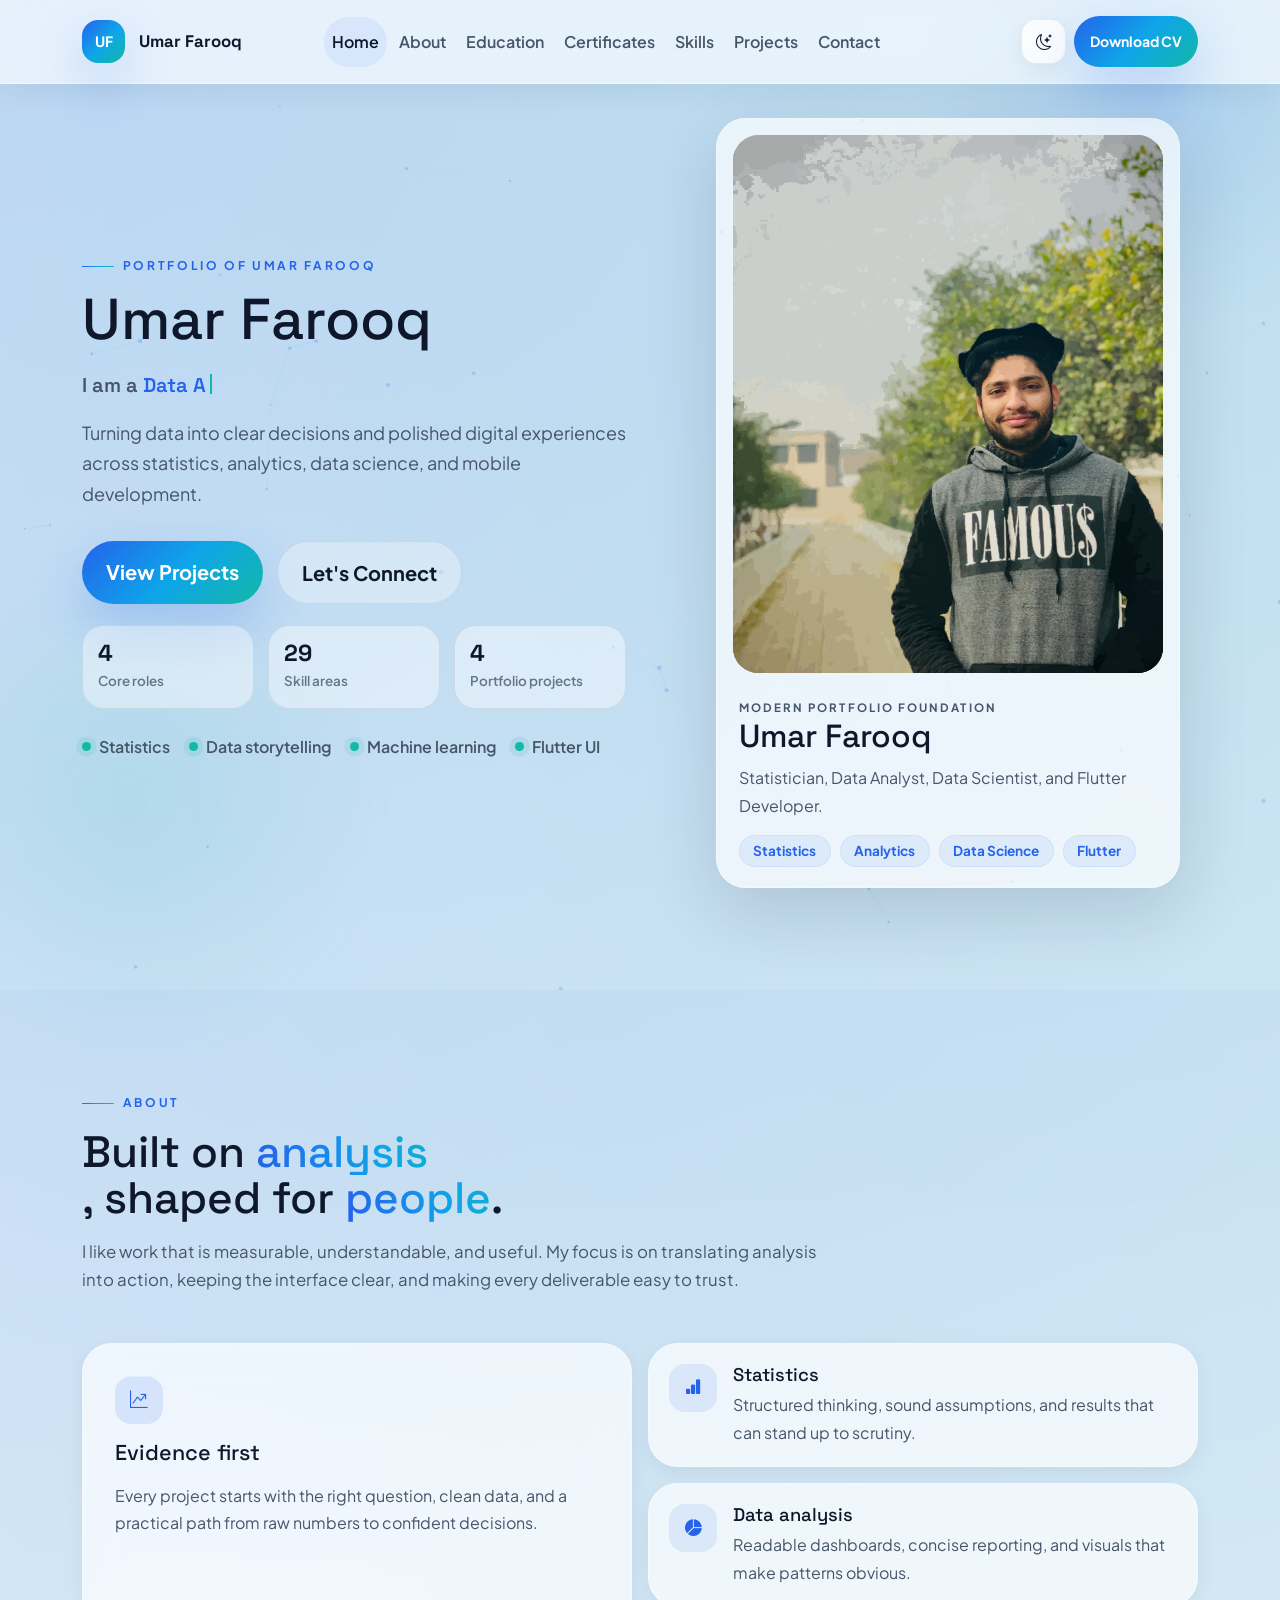
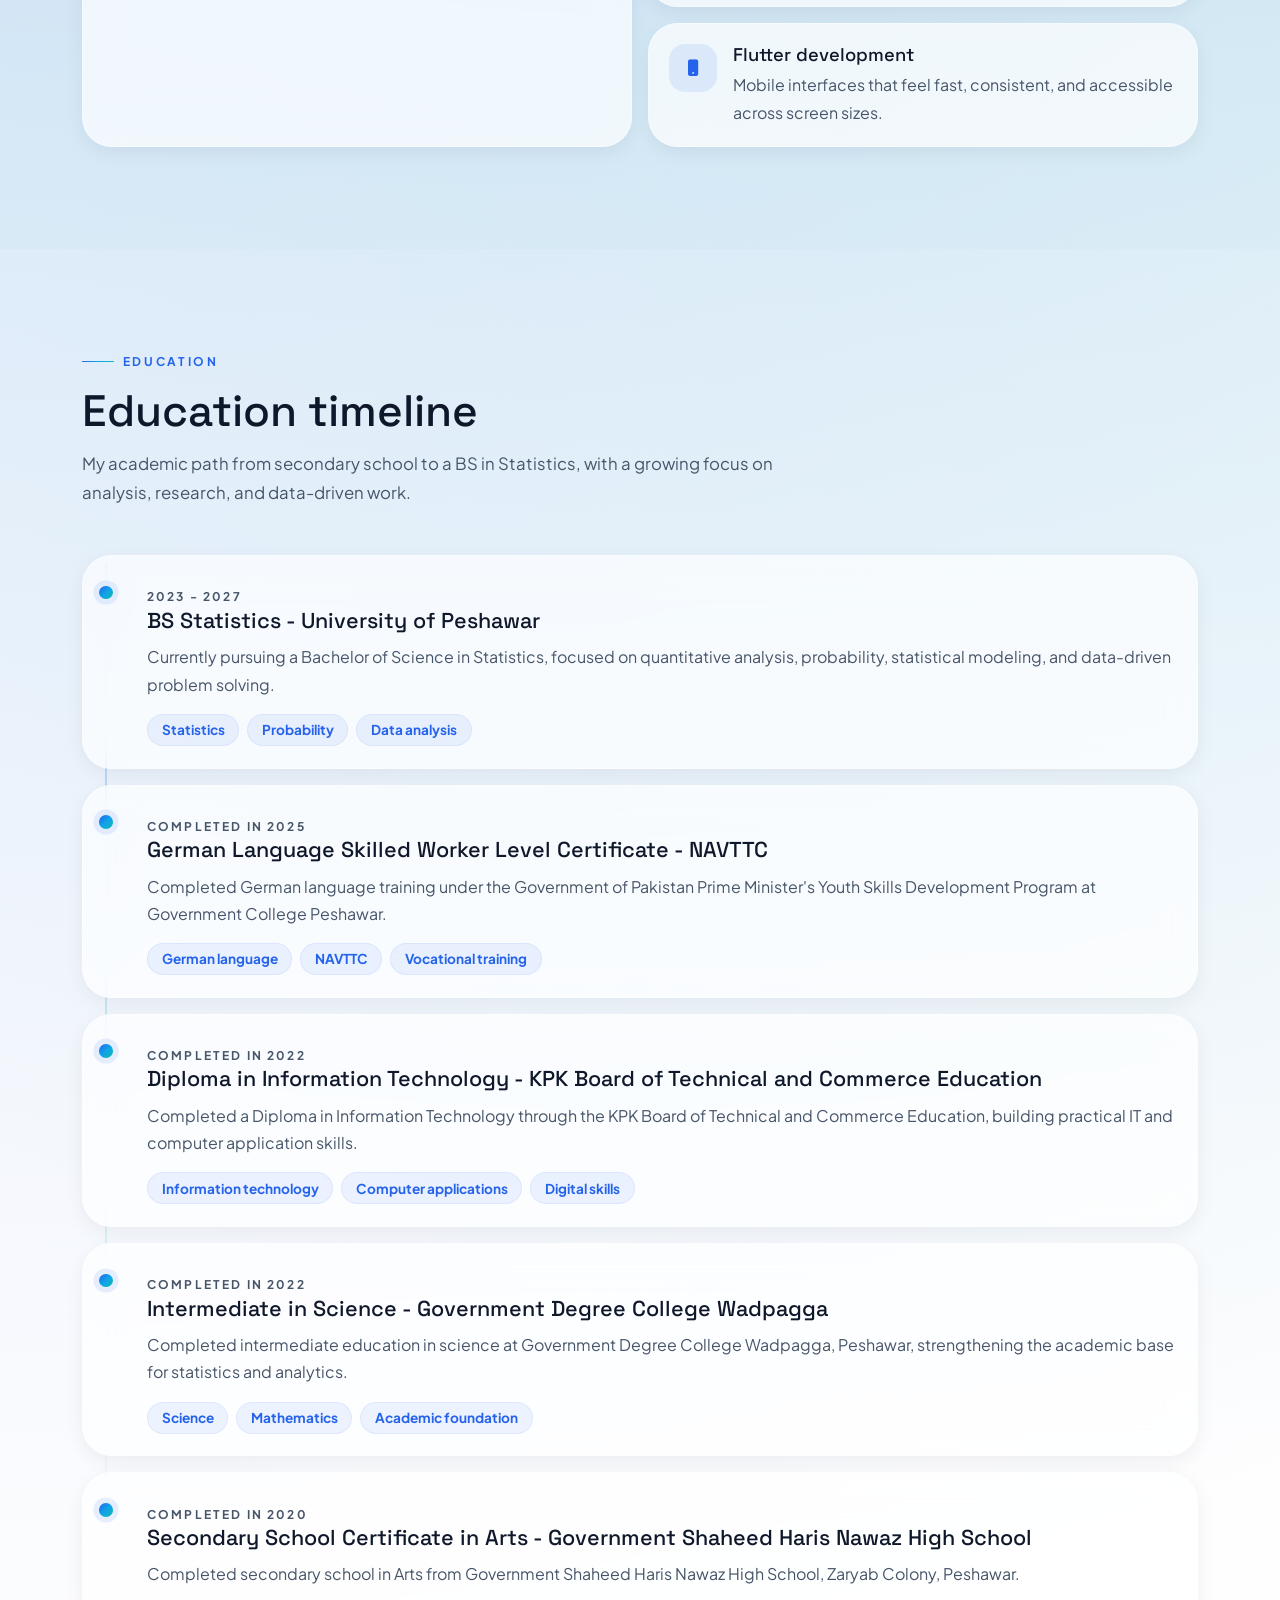
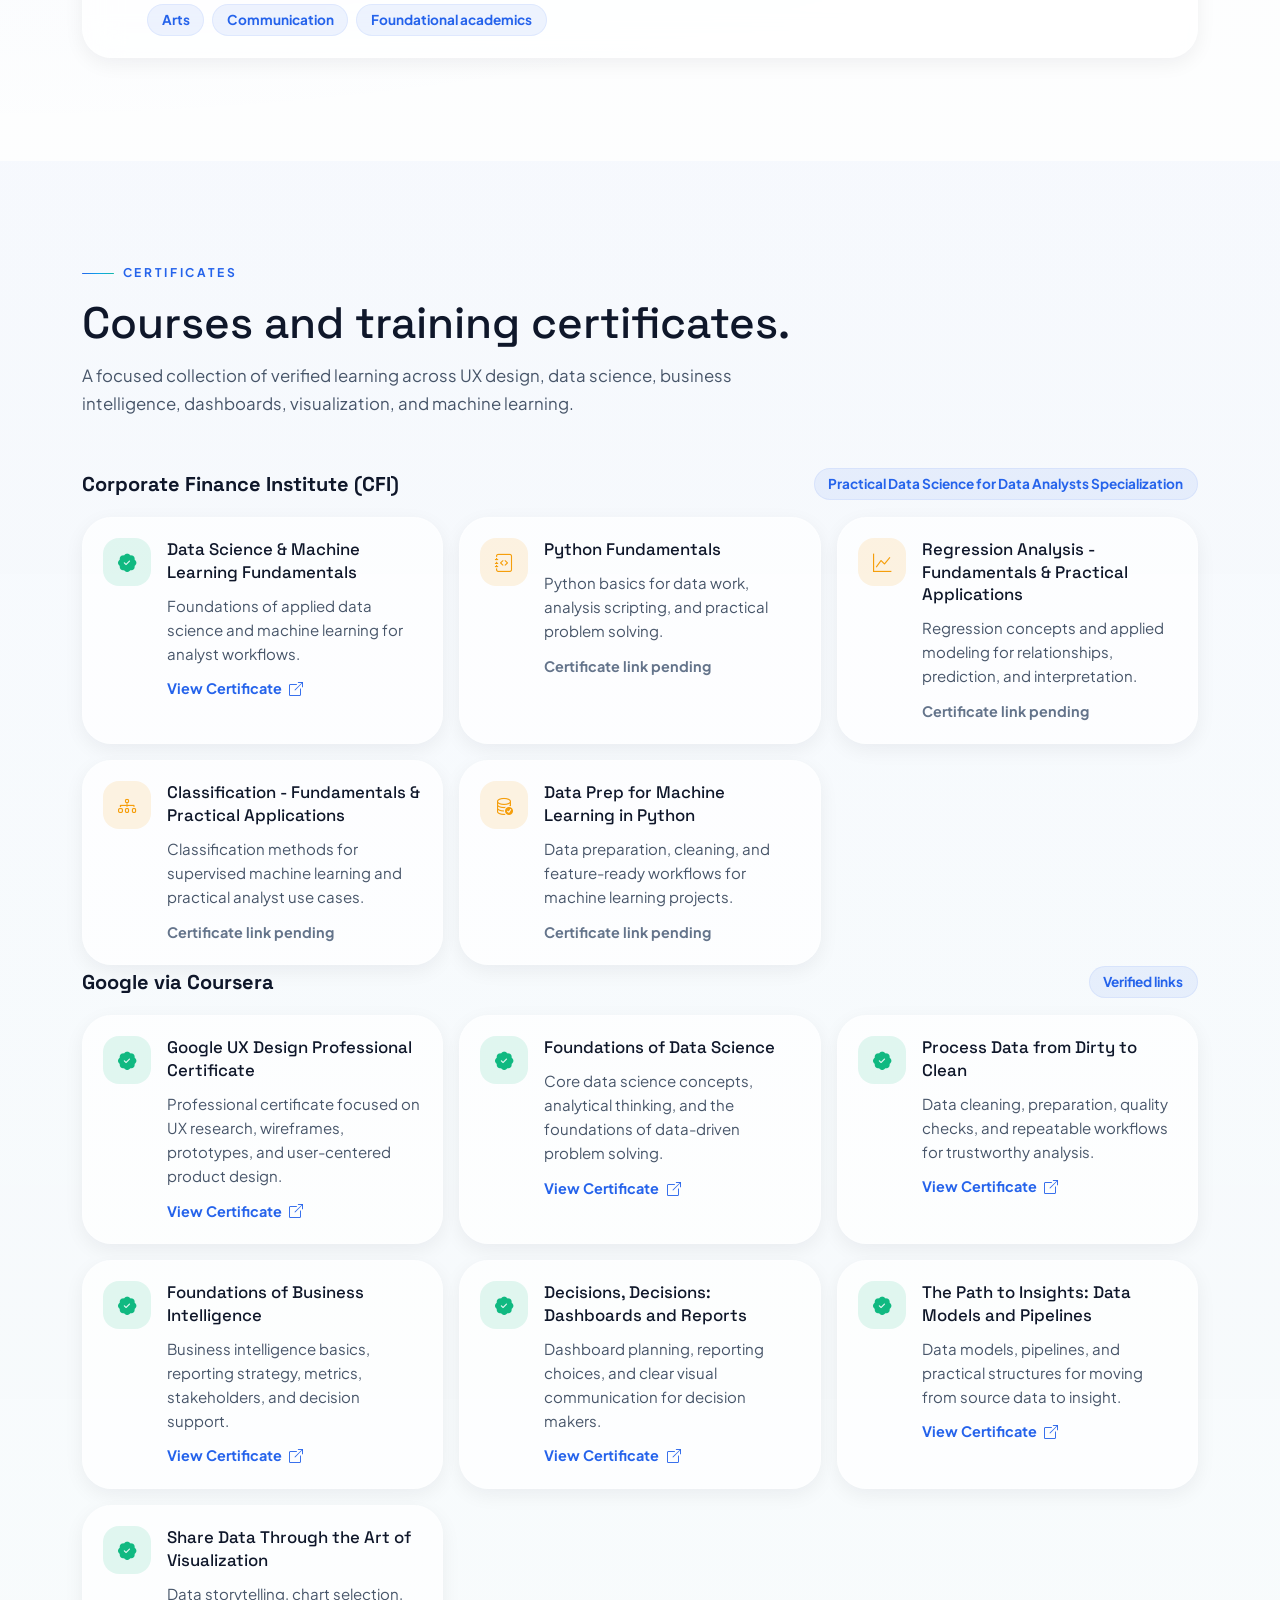
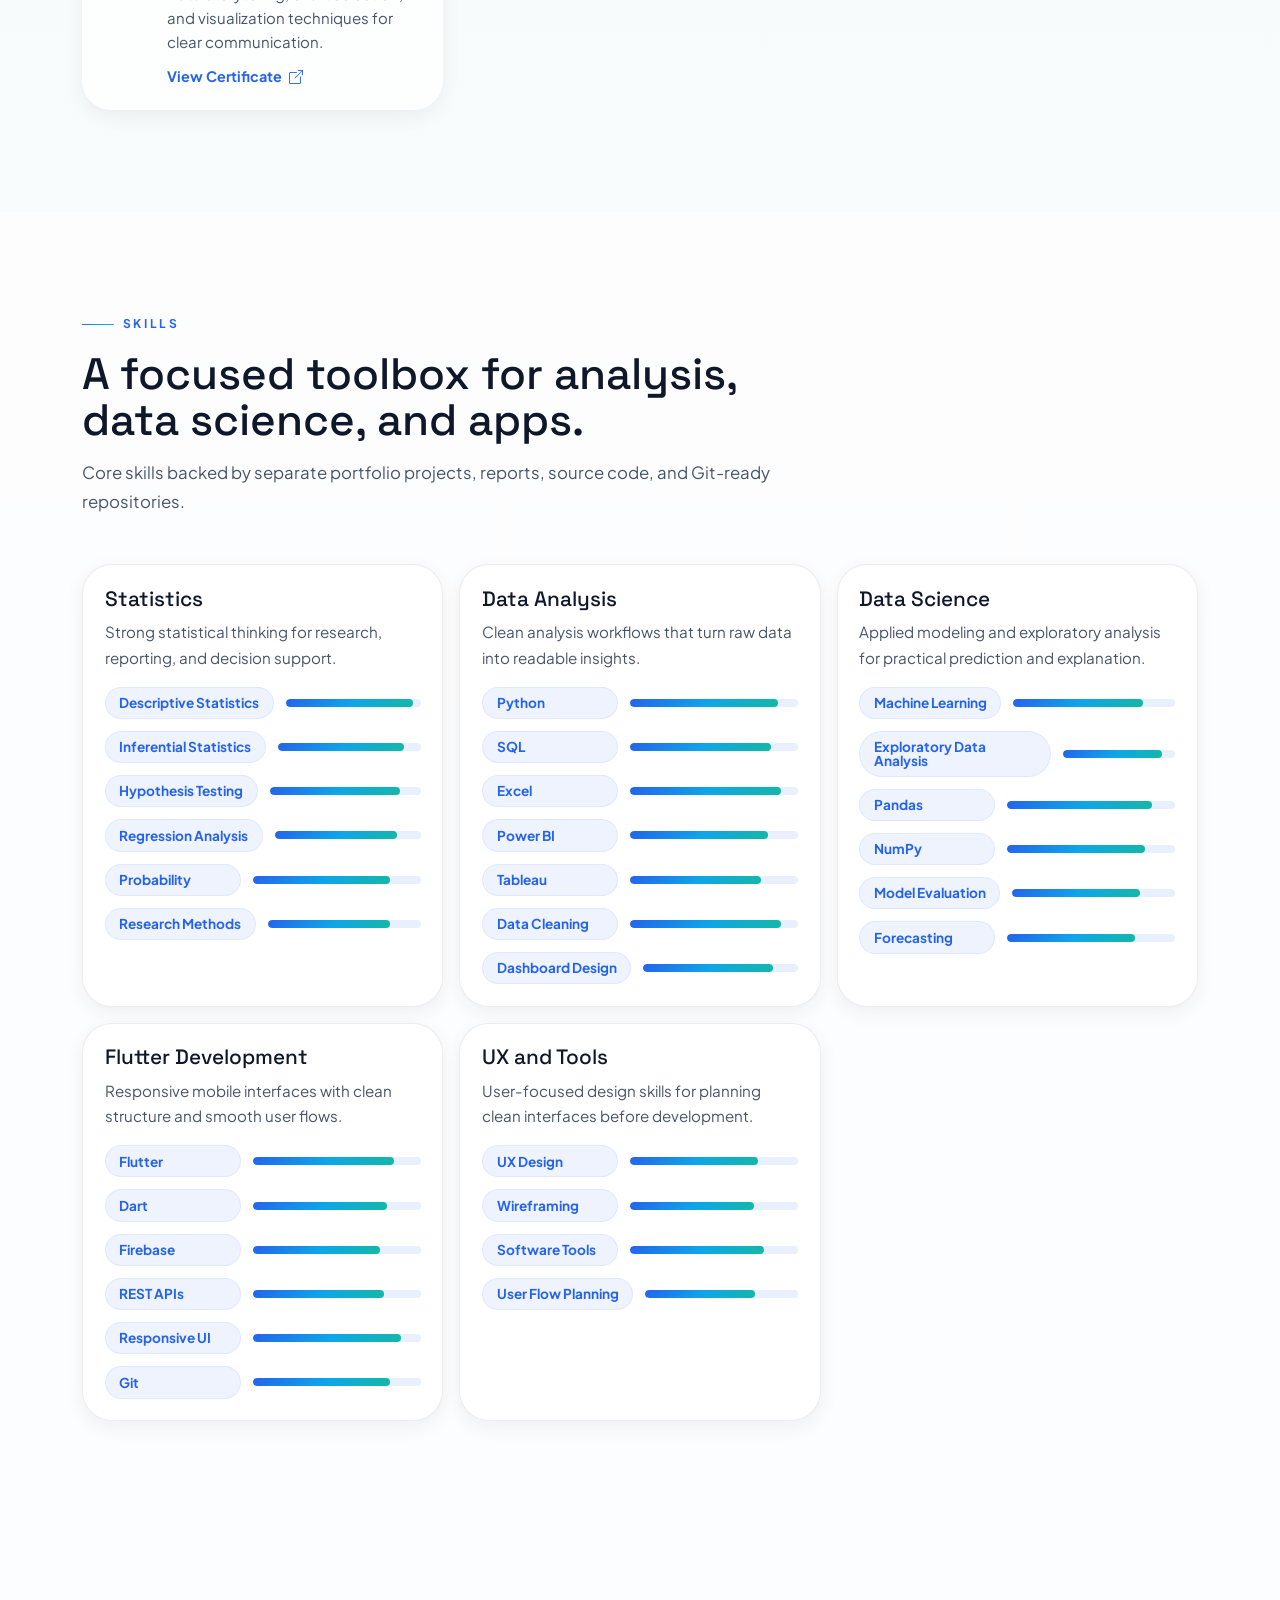
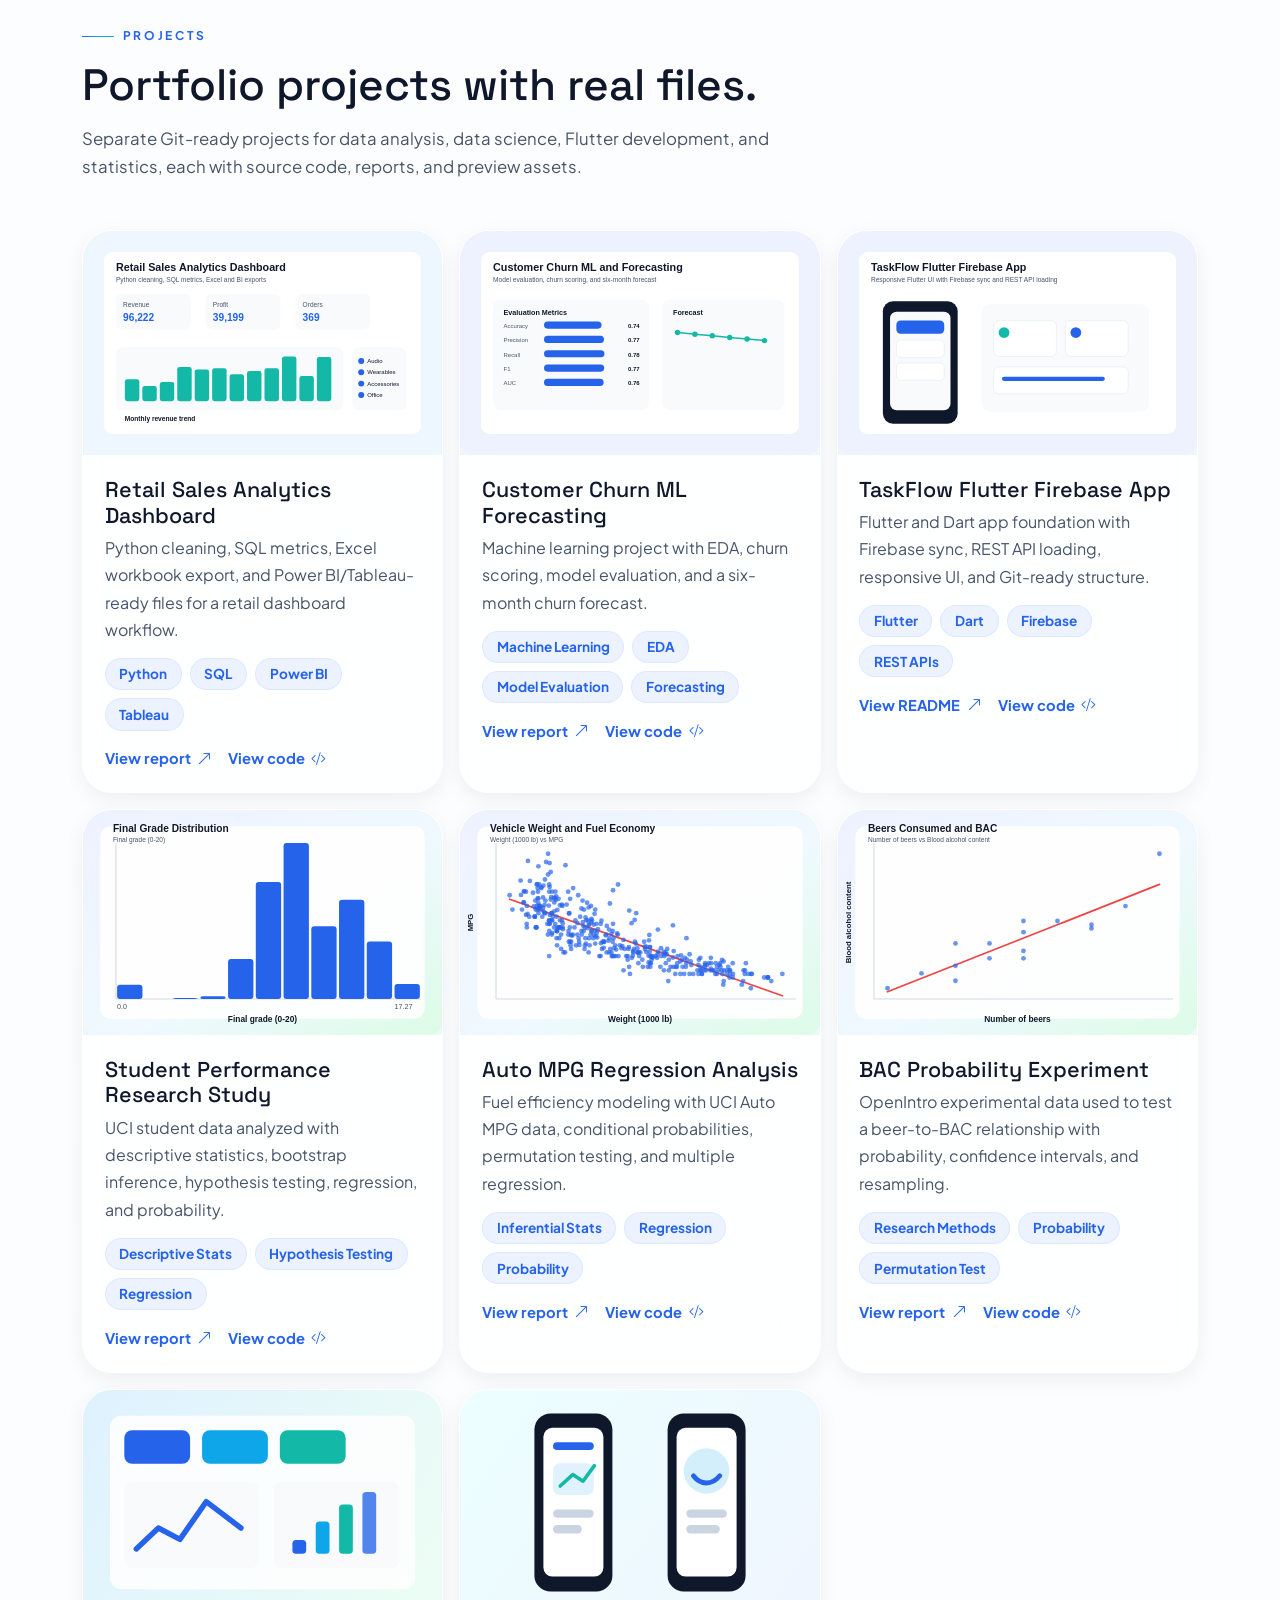
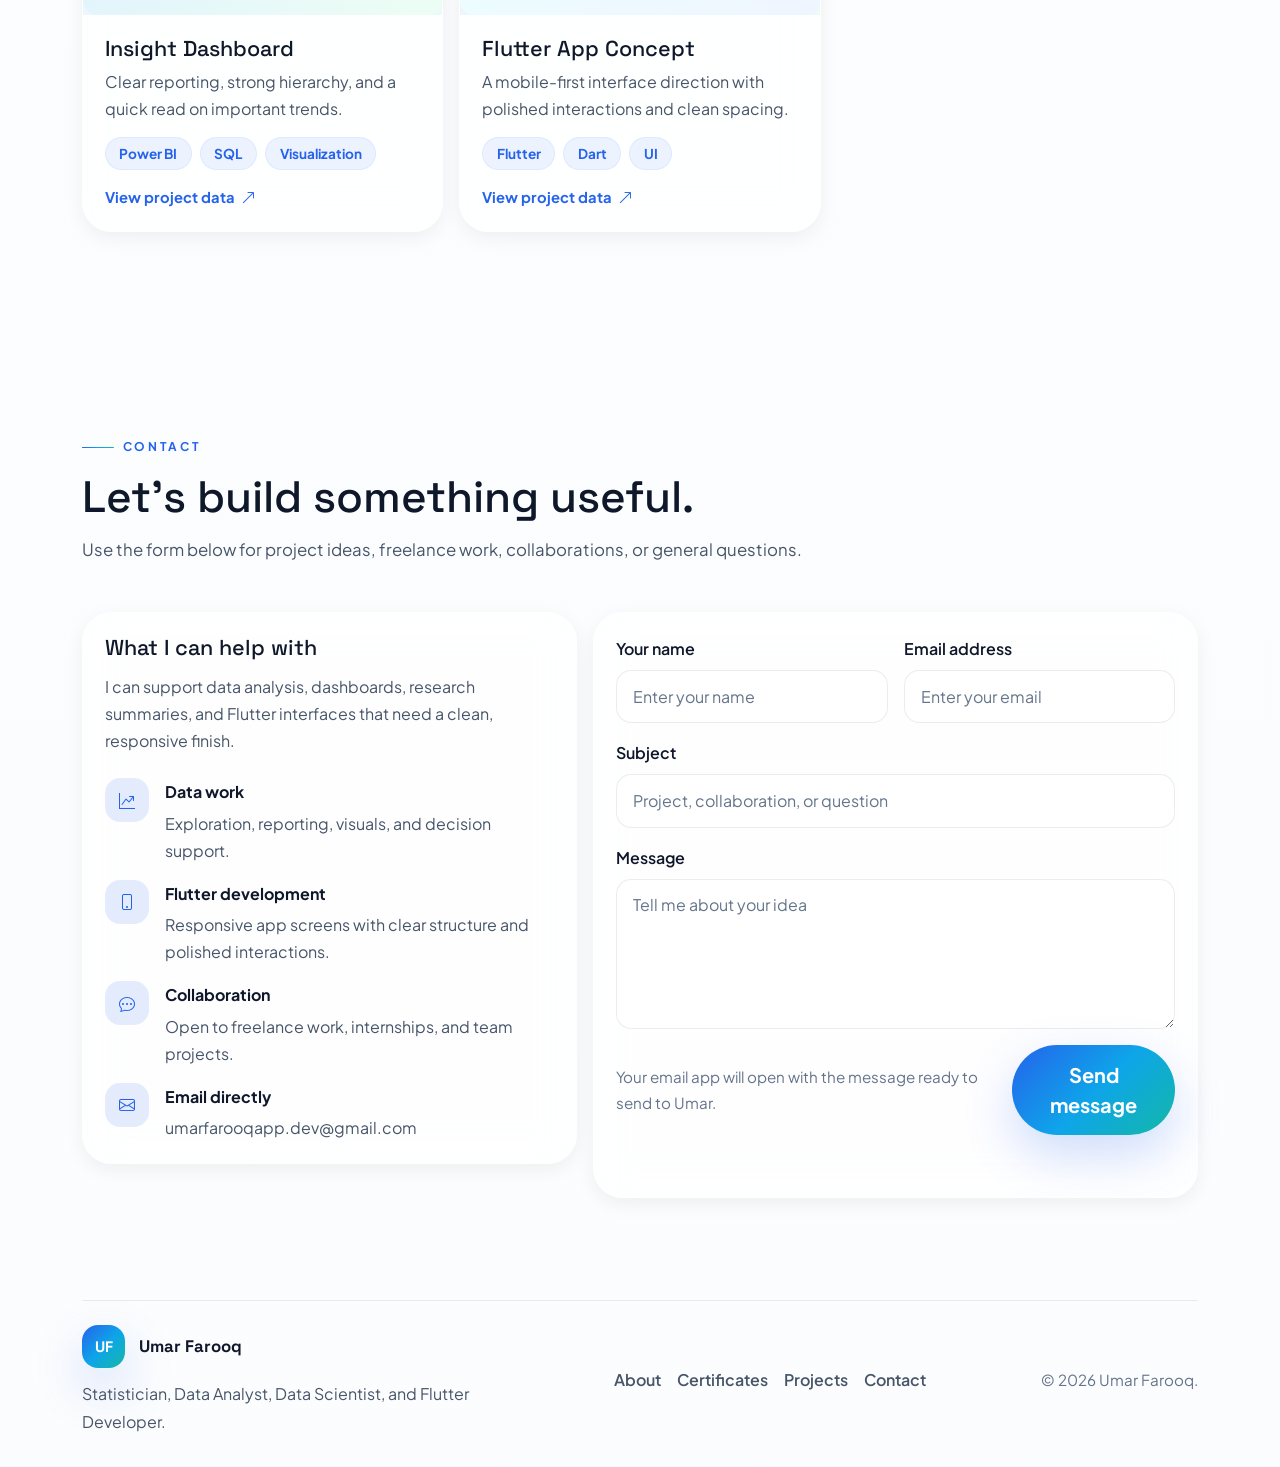
<file: index.html>
<!DOCTYPE html>
<html lang="en" data-theme="light">
<head>
  <meta charset="UTF-8">
  <meta http-equiv="X-UA-Compatible" content="IE=edge">
  <meta name="viewport" content="width=device-width, initial-scale=1.0">
  <title>Umar Farooq | Statistician | Data Analyst | Data Scientist | Flutter Developer</title>
  <meta name="description" content="Portfolio of Umar Farooq, a statistician, data analyst, data scientist, and Flutter developer focused on clean insights and polished digital experiences.">
  <meta name="keywords" content="Umar Farooq, statistician, data analyst, data scientist, Flutter developer, Python, SQL, Power BI, statistics, machine learning, mobile apps">
  <meta name="author" content="Umar Farooq">
  <meta name="application-name" content="Umar Farooq Portfolio">
  <meta name="apple-mobile-web-app-title" content="Umar Farooq">
  <meta name="apple-mobile-web-app-capable" content="yes">
  <meta name="apple-mobile-web-app-status-bar-style" content="default">
  <meta name="robots" content="index,follow">
  <meta name="theme-color" content="#2563eb">
  <meta name="color-scheme" content="light dark">
  <meta property="og:type" content="website">
  <meta property="og:title" content="Umar Farooq | Portfolio">
  <meta property="og:description" content="Statistician, Data Analyst, Data Scientist, and Flutter Developer portfolio.">
  <meta property="og:image" content="assets/images/profile/profile.svg">
  <meta property="og:image:alt" content="Portrait of Umar Farooq">
  <meta property="og:url" content="https://umarfarooq.example.com/">
  <meta name="twitter:card" content="summary_large_image">
  <meta name="twitter:title" content="Umar Farooq | Portfolio">
  <meta name="twitter:description" content="Statistician, Data Analyst, Data Scientist, and Flutter Developer portfolio.">
  <meta name="twitter:image" content="assets/images/profile/profile.svg">
  <link rel="canonical" href="https://umarfarooq.example.com/">
  <link rel="manifest" href="manifest.json">
  <link rel="apple-touch-icon" href="assets/images/icons/icon.svg">
  <link rel="icon" type="image/svg+xml" href="data:image/svg+xml,%3Csvg xmlns='http://www.w3.org/2000/svg' viewBox='0 0 64 64'%3E%3Cdefs%3E%3ClinearGradient id='g' x1='0' y1='0' x2='1' y2='1'%3E%3Cstop offset='0%25' stop-color='%232563eb'/%3E%3Cstop offset='100%25' stop-color='%2306b6d4'/%3E%3C/linearGradient%3E%3C/defs%3E%3Crect width='64' height='64' rx='18' fill='url(%23g)'/%3E%3Ctext x='50%25' y='57%25' text-anchor='middle' font-family='Arial, sans-serif' font-size='30' font-weight='700' fill='%23fff'%3EUF%3C/text%3E%3C/svg%3E">
  <script>
    (function () {
      document.documentElement.classList.add("js");

      try {
        var storedTheme = localStorage.getItem("umar-portfolio-theme");
        var systemTheme = window.matchMedia && window.matchMedia("(prefers-color-scheme: dark)").matches ? "dark" : "light";
        document.documentElement.setAttribute("data-theme", storedTheme || systemTheme);
      } catch (error) {
        document.documentElement.setAttribute("data-theme", "light");
      }
    })();
  </script>
  <link rel="preconnect" href="https://cdn.jsdelivr.net">
  <link rel="preconnect" href="https://fonts.googleapis.com">
  <link rel="preconnect" href="https://fonts.gstatic.com" crossorigin>
  <link rel="preload" as="image" href="assets/images/profile/profile.svg">
  <link href="https://fonts.googleapis.com/css2?family=Plus+Jakarta+Sans:wght@400;500;600;700;800&family=Space+Grotesk:wght@400;500;600;700&display=swap" rel="stylesheet">
  <link href="https://cdn.jsdelivr.net/npm/bootstrap@5.3.3/dist/css/bootstrap.min.css" rel="stylesheet">
  <link rel="stylesheet" href="https://cdn.jsdelivr.net/npm/bootstrap-icons@1.11.3/font/bootstrap-icons.min.css">
  <link rel="stylesheet" href="assets/css/variables.css">
  <link rel="stylesheet" href="assets/css/utilities.css">
  <link rel="stylesheet" href="assets/css/style.css">
  <link rel="stylesheet" href="assets/css/animations.css">
  <link rel="stylesheet" href="assets/css/responsive.css">
  <link rel="stylesheet" href="assets/css/dark-mode.css">
  <script type="application/ld+json">
    {
      "@context": "https://schema.org",
      "@graph": [
        {
          "@type": "Person",
          "name": "Umar Farooq",
          "jobTitle": "Statistician, Data Analyst, Data Scientist, and Flutter Developer",
          "description": "Portfolio of Umar Farooq focused on data, analytics, and mobile development.",
          "url": "https://umarfarooq.example.com/",
          "image": "assets/images/profile/profile.svg",
          "knowsAbout": [
            "Statistics",
            "Data Analysis",
            "Data Science",
            "Flutter Development",
            "Machine Learning",
            "Data Visualization"
          ]
        },
        {
          "@type": "WebSite",
          "name": "Umar Farooq Portfolio",
          "url": "https://umarfarooq.example.com/",
          "description": "Portfolio website for Umar Farooq."
        }
      ]
    }
  </script>
</head>
<body>
  <a class="skip-link" href="#main-content">Skip to content</a>
  <nav id="navbar" class="navbar navbar-expand-lg navbar-glass fixed-top py-3">
    <div class="container">
      <a class="navbar-brand" href="#home" aria-label="Umar Farooq home">
        <span class="brand-mark" aria-hidden="true">UF</span>
        <span>Umar Farooq</span>
      </a>
      <button class="navbar-toggler" type="button" data-bs-toggle="collapse" data-bs-target="#primaryNav" aria-controls="primaryNav" aria-expanded="false" aria-label="Toggle navigation">
        <i class="bi bi-list fs-4"></i>
      </button>
      <div class="collapse navbar-collapse" id="primaryNav">
        <ul class="navbar-nav mx-auto mb-3 mb-lg-0 align-items-lg-center gap-lg-1">
          <li class="nav-item">
            <a class="nav-link active" href="#home">Home</a>
          </li>
          <li class="nav-item">
            <a class="nav-link" href="#about">About</a>
          </li>
          <li class="nav-item">
            <a class="nav-link" href="#education">Education</a>
          </li>
          <li class="nav-item">
            <a class="nav-link" href="#certificates">Certificates</a>
          </li>
          <li class="nav-item">
            <a class="nav-link" href="#skills">Skills</a>
          </li>
          <li class="nav-item">
            <a class="nav-link" href="#projects">Projects</a>
          </li>
          <!-- Experience nav link: uncomment when experience content is ready.
          <li class="nav-item">
            <a class="nav-link" href="#experience">Experience</a>
          </li>
          -->
          <li class="nav-item">
            <a class="nav-link" href="#contact">Contact</a>
          </li>
        </ul>
        <div class="nav-actions d-flex flex-column flex-lg-row align-items-stretch align-items-lg-center gap-2">
          <button id="themeToggle" class="theme-toggle" type="button" data-theme-toggle aria-label="Toggle dark mode" aria-pressed="false" title="Toggle dark mode">
            <i class="bi bi-moon-stars"></i>
          </button>
          <a class="btn btn-primary-gradient btn-sm px-3" href="assets/Umar_Farooq_CV.pdf" download>Download CV</a>
        </div>
      </div>
    </div>
  </nav>
  <main id="main-content">
    <section class="hero-section section" id="home">
      <canvas id="particleCanvas" class="particle-canvas" aria-hidden="true"></canvas>
      <div class="container">
        <div class="hero-grid">
          <div class="hero-copy" data-reveal>
            <p class="section-kicker">Portfolio of Umar Farooq</p>
            <h1 class="hero-title">Umar Farooq</h1>
            <p class="hero-role">I am a <span data-typewriter data-roles="Statistician|Data Analyst|Data Scientist|Flutter Developer">Statistician</span></p>
            <p class="hero-lead">Turning data into clear decisions and polished digital experiences across statistics, analytics, data science, and mobile development.</p>
            <div class="hero-actions">
              <a class="btn btn-primary-gradient btn-lg" href="#projects">View Projects</a>
              <a class="btn btn-outline-ghost btn-lg" href="#contact">Let&apos;s Connect</a>
            </div>
            <div class="hero-stats" aria-label="Portfolio highlights">
              <div class="hero-stat">
                <strong data-counter data-live-stat="roles" data-target="4">0</strong>
                <span>Core roles</span>
              </div>
              <div class="hero-stat">
                <strong data-counter data-live-stat="skills" data-target="24">0</strong>
                <span>Skill areas</span>
              </div>
              <div class="hero-stat">
                <strong data-counter data-live-stat="projects" data-target="8">0</strong>
                <span>Portfolio projects</span>
              </div>
            </div>
            <ul class="hero-highlights" role="list">
              <li><span class="highlight-dot" aria-hidden="true"></span>Statistics</li>
              <li><span class="highlight-dot" aria-hidden="true"></span>Data storytelling</li>
              <li><span class="highlight-dot" aria-hidden="true"></span>Machine learning</li>
              <li><span class="highlight-dot" aria-hidden="true"></span>Flutter UI</li>
            </ul>
          </div>
          <div class="hero-visual" data-reveal>
            <div class="hero-card glass-card">
              <div class="hero-card__image">
                <img src="assets/images/profile/profile.svg" width="800" height="1000" alt="Professional profile visual for Umar Farooq" loading="eager" fetchpriority="high" decoding="async">
              </div>
              <div class="hero-card__body">
                <p class="hero-card__eyebrow">Modern portfolio foundation</p>
                <h2>Umar Farooq</h2>
                <p>Statistician, Data Analyst, Data Scientist, and Flutter Developer.</p>
                <div class="hero-meta" aria-label="Core disciplines">
                  <span class="badge-soft">Statistics</span>
                  <span class="badge-soft">Analytics</span>
                  <span class="badge-soft">Data Science</span>
                  <span class="badge-soft">Flutter</span>
                </div>
              </div>
            </div>
          </div>
        </div>
      </div>
    </section>

    <section class="section section--alt" id="about">
      <div class="container">
        <div class="section-heading" data-reveal>
          <p class="section-kicker">About</p>
          <h2 class="section-title about-live-title">Built on <span class="live-word">analysis</span>, shaped for <span class="live-word live-word--accent">people</span>.</h2>
          <p class="section-subtitle">I like work that is measurable, understandable, and useful. My focus is on translating analysis into action, keeping the interface clear, and making every deliverable easy to trust.</p>
        </div>
        <div class="about-grid">
          <article class="about-card glass-card" data-reveal>
            <div class="stack">
              <div class="icon-badge"><i class="bi bi-graph-up-arrow"></i></div>
              <h3>Evidence first</h3>
              <p>Every project starts with the right question, clean data, and a practical path from raw numbers to confident decisions.</p>
            </div>
          </article>
          <div class="about-card about-card--stack" data-reveal>
            <article class="quality-item glass-card">
              <div class="quality-icon"><i class="bi bi-bar-chart-fill"></i></div>
              <div>
                <h3>Statistics</h3>
                <p>Structured thinking, sound assumptions, and results that can stand up to scrutiny.</p>
              </div>
            </article>
            <article class="quality-item glass-card">
              <div class="quality-icon"><i class="bi bi-pie-chart-fill"></i></div>
              <div>
                <h3>Data analysis</h3>
                <p>Readable dashboards, concise reporting, and visuals that make patterns obvious.</p>
              </div>
            </article>
            <article class="quality-item glass-card">
              <div class="quality-icon"><i class="bi bi-phone-fill"></i></div>
              <div>
                <h3>Flutter development</h3>
                <p>Mobile interfaces that feel fast, consistent, and accessible across screen sizes.</p>
              </div>
            </article>
          </div>
        </div>
      </div>
    </section>

    <section class="section" id="education">
      <div class="container">
        <div class="section-heading" data-reveal>
          <p class="section-kicker">Education</p>
          <h2 class="section-title">Education timeline</h2>
          <p class="section-subtitle">My academic path from secondary school to a BS in Statistics, with a growing focus on analysis, research, and data-driven work.</p>
        </div>
        <div class="timeline">
          <article class="timeline-item glass-card" data-reveal>
            <p class="timeline-date">2023 - 2027</p>
            <h3>BS Statistics - University of Peshawar</h3>
            <p>Currently pursuing a Bachelor of Science in Statistics, focused on quantitative analysis, probability, statistical modeling, and data-driven problem solving.</p>
            <div class="timeline-meta">
              <span class="badge-soft">Statistics</span>
              <span class="badge-soft">Probability</span>
              <span class="badge-soft">Data analysis</span>
            </div>
          </article>
          <article class="timeline-item glass-card" data-reveal>
            <p class="timeline-date">Completed in 2025</p>
            <h3>German Language Skilled Worker Level Certificate - NAVTTC</h3>
            <p>Completed German language training under the Government of Pakistan Prime Minister&apos;s Youth Skills Development Program at Government College Peshawar.</p>
            <div class="timeline-meta">
              <span class="badge-soft">German language</span>
              <span class="badge-soft">NAVTTC</span>
              <span class="badge-soft">Vocational training</span>
            </div>
          </article>
          <article class="timeline-item glass-card" data-reveal>
            <p class="timeline-date">Completed in 2022</p>
            <h3>Diploma in Information Technology - KPK Board of Technical and Commerce Education</h3>
            <p>Completed a Diploma in Information Technology through the KPK Board of Technical and Commerce Education, building practical IT and computer application skills.</p>
            <div class="timeline-meta">
              <span class="badge-soft">Information technology</span>
              <span class="badge-soft">Computer applications</span>
              <span class="badge-soft">Digital skills</span>
            </div>
          </article>
          <article class="timeline-item glass-card" data-reveal>
            <p class="timeline-date">Completed in 2022</p>
            <h3>Intermediate in Science - Government Degree College Wadpagga</h3>
            <p>Completed intermediate education in science at Government Degree College Wadpagga, Peshawar, strengthening the academic base for statistics and analytics.</p>
            <div class="timeline-meta">
              <span class="badge-soft">Science</span>
              <span class="badge-soft">Mathematics</span>
              <span class="badge-soft">Academic foundation</span>
            </div>
          </article>
          <article class="timeline-item glass-card" data-reveal>
            <p class="timeline-date">Completed in 2020</p>
            <h3>Secondary School Certificate in Arts - Government Shaheed Haris Nawaz High School</h3>
            <p>Completed secondary school in Arts from Government Shaheed Haris Nawaz High School, Zaryab Colony, Peshawar.</p>
            <div class="timeline-meta">
              <span class="badge-soft">Arts</span>
              <span class="badge-soft">Communication</span>
              <span class="badge-soft">Foundational academics</span>
            </div>
          </article>
        </div>
      </div>
    </section>

    <section class="section section--alt" id="certificates">
      <div class="container">
        <div class="section-heading" data-reveal>
          <p class="section-kicker">Certificates</p>
          <h2 class="section-title">Courses and training certificates.</h2>
          <p class="section-subtitle">A focused collection of verified learning across UX design, data science, business intelligence, dashboards, visualization, and machine learning.</p>
        </div>

              <div class="certificate-group certificate-group--spaced" data-reveal>
          <div class="certificate-group__header">
            <span class="certificate-issuer">Corporate Finance Institute (CFI)</span>
            <span class="badge-soft">Practical Data Science for Data Analysts Specialization</span>
          </div>
          <div class="certificates-grid">
            <article class="certificate-card glass-card">
              <div class="certificate-icon" aria-hidden="true"><i class="bi bi-patch-check-fill"></i></div>
              <div class="certificate-body">
                <h3>Data Science &amp; Machine Learning Fundamentals</h3>
                <p>Foundations of applied data science and machine learning for analyst workflows.</p>
                <a class="certificate-link" href="https://coursera.org/share/a90974e01543088b5a71c4397809d3c5" target="_blank" rel="noopener noreferrer">View Certificate <i class="bi bi-box-arrow-up-right" aria-hidden="true"></i></a>
              </div>
            </article>
            <article class="certificate-card glass-card">
              <div class="certificate-icon certificate-icon--pending" aria-hidden="true"><i class="bi bi-journal-code"></i></div>
              <div class="certificate-body">
                <h3>Python Fundamentals</h3>
                <p>Python basics for data work, analysis scripting, and practical problem solving.</p>
                <span class="certificate-status">Certificate link pending</span>
              </div>
            </article>
            <article class="certificate-card glass-card">
              <div class="certificate-icon certificate-icon--pending" aria-hidden="true"><i class="bi bi-graph-up"></i></div>
              <div class="certificate-body">
                <h3>Regression Analysis - Fundamentals &amp; Practical Applications</h3>
                <p>Regression concepts and applied modeling for relationships, prediction, and interpretation.</p>
                <span class="certificate-status">Certificate link pending</span>
              </div>
            </article>
            <article class="certificate-card glass-card">
              <div class="certificate-icon certificate-icon--pending" aria-hidden="true"><i class="bi bi-diagram-3"></i></div>
              <div class="certificate-body">
                <h3>Classification - Fundamentals &amp; Practical Applications</h3>
                <p>Classification methods for supervised machine learning and practical analyst use cases.</p>
                <span class="certificate-status">Certificate link pending</span>
              </div>
            </article>
            <article class="certificate-card glass-card">
              <div class="certificate-icon certificate-icon--pending" aria-hidden="true"><i class="bi bi-database-check"></i></div>
              <div class="certificate-body">
                <h3>Data Prep for Machine Learning in Python</h3>
                <p>Data preparation, cleaning, and feature-ready workflows for machine learning projects.</p>
                <span class="certificate-status">Certificate link pending</span>
              </div>
            </article>
          </div>
        </div>
        
        <div class="certificate-group" data-reveal>
          <div class="certificate-group__header">
            <span class="certificate-issuer">Google via Coursera</span>
            <span class="badge-soft">Verified links</span>
          </div>
          <div class="certificates-grid">
            <article class="certificate-card glass-card">
              <div class="certificate-icon" aria-hidden="true"><i class="bi bi-patch-check-fill"></i></div>
              <div class="certificate-body">
                <h3>Google UX Design Professional Certificate</h3>
                <p>Professional certificate focused on UX research, wireframes, prototypes, and user-centered product design.</p>
                <a class="certificate-link" href="https://coursera.org/share/4b0d20f43c8c984cbf0cc6bd763a3be4" target="_blank" rel="noopener noreferrer">View Certificate <i class="bi bi-box-arrow-up-right" aria-hidden="true"></i></a>
              </div>
            </article>
            <article class="certificate-card glass-card">
              <div class="certificate-icon" aria-hidden="true"><i class="bi bi-patch-check-fill"></i></div>
              <div class="certificate-body">
                <h3>Foundations of Data Science</h3>
                <p>Core data science concepts, analytical thinking, and the foundations of data-driven problem solving.</p>
                <a class="certificate-link" href="https://coursera.org/share/e933c2cc4262df53ee94de65f6eb384a" target="_blank" rel="noopener noreferrer">View Certificate <i class="bi bi-box-arrow-up-right" aria-hidden="true"></i></a>
              </div>
            </article>
            <article class="certificate-card glass-card">
              <div class="certificate-icon" aria-hidden="true"><i class="bi bi-patch-check-fill"></i></div>
              <div class="certificate-body">
                <h3>Process Data from Dirty to Clean</h3>
                <p>Data cleaning, preparation, quality checks, and repeatable workflows for trustworthy analysis.</p>
                <a class="certificate-link" href="https://coursera.org/share/1f0cd92779092230b143b8c67a14d85e" target="_blank" rel="noopener noreferrer">View Certificate <i class="bi bi-box-arrow-up-right" aria-hidden="true"></i></a>
              </div>
            </article>
            <article class="certificate-card glass-card">
              <div class="certificate-icon" aria-hidden="true"><i class="bi bi-patch-check-fill"></i></div>
              <div class="certificate-body">
                <h3>Foundations of Business Intelligence</h3>
                <p>Business intelligence basics, reporting strategy, metrics, stakeholders, and decision support.</p>
                <a class="certificate-link" href="https://coursera.org/share/d16439e5d2a3183bb6af436964d395ca" target="_blank" rel="noopener noreferrer">View Certificate <i class="bi bi-box-arrow-up-right" aria-hidden="true"></i></a>
              </div>
            </article>
            <article class="certificate-card glass-card">
              <div class="certificate-icon" aria-hidden="true"><i class="bi bi-patch-check-fill"></i></div>
              <div class="certificate-body">
                <h3>Decisions, Decisions: Dashboards and Reports</h3>
                <p>Dashboard planning, reporting choices, and clear visual communication for decision makers.</p>
                <a class="certificate-link" href="https://coursera.org/share/151f0ae3f7c9728fd70f4f1031e815b3" target="_blank" rel="noopener noreferrer">View Certificate <i class="bi bi-box-arrow-up-right" aria-hidden="true"></i></a>
              </div>
            </article>
            <article class="certificate-card glass-card">
              <div class="certificate-icon" aria-hidden="true"><i class="bi bi-patch-check-fill"></i></div>
              <div class="certificate-body">
                <h3>The Path to Insights: Data Models and Pipelines</h3>
                <p>Data models, pipelines, and practical structures for moving from source data to insight.</p>
                <a class="certificate-link" href="https://coursera.org/share/9c1a256811dc3099f3509b0cc1a394aa" target="_blank" rel="noopener noreferrer">View Certificate <i class="bi bi-box-arrow-up-right" aria-hidden="true"></i></a>
              </div>
            </article>
            <article class="certificate-card glass-card">
              <div class="certificate-icon" aria-hidden="true"><i class="bi bi-patch-check-fill"></i></div>
              <div class="certificate-body">
                <h3>Share Data Through the Art of Visualization</h3>
                <p>Data storytelling, chart selection, and visualization techniques for clear communication.</p>
                <a class="certificate-link" href="https://coursera.org/share/bfd79ef08e18a82b7797074cc4e042f0" target="_blank" rel="noopener noreferrer">View Certificate <i class="bi bi-box-arrow-up-right" aria-hidden="true"></i></a>
              </div>
            </article>
          </div>
        </div>

  
      </div>
    </section>

    <section class="section" id="skills">
      <div class="container">
        <div class="section-heading" data-reveal>
          <p class="section-kicker">Skills</p>
          <h2 class="section-title">A focused toolbox for analysis, data science, and apps.</h2>
          <p class="section-subtitle">Core skills backed by separate portfolio projects, reports, source code, and Git-ready repositories.</p>
        </div>
        <div class="skills-grid" data-skills-grid>
          <article class="skill-card soft-card" data-reveal>
            <h3>Data Analysis</h3>
            <ul class="skill-tags" aria-label="Data analysis tools">
              <li class="badge-soft">Python</li>
              <li class="badge-soft">SQL</li>
              <li class="badge-soft">Excel</li>
              <li class="badge-soft">Power BI</li>
              <li class="badge-soft">Tableau</li>
              <li class="badge-soft">Data Cleaning</li>
              <li class="badge-soft">Dashboard Design</li>
            </ul>
          </article>
          <article class="skill-card soft-card" data-reveal>
            <h3>Data Science</h3>
            <ul class="skill-tags" aria-label="Data science tools">
              <li class="badge-soft">Machine Learning</li>
              <li class="badge-soft">Exploratory Data Analysis</li>
              <li class="badge-soft">Pandas</li>
              <li class="badge-soft">NumPy</li>
              <li class="badge-soft">Model Evaluation</li>
              <li class="badge-soft">Forecasting</li>
            </ul>
          </article>
          <article class="skill-card soft-card" data-reveal>
            <h3>Flutter Development</h3>
            <ul class="skill-tags" aria-label="Flutter development tools">
              <li class="badge-soft">Flutter</li>
              <li class="badge-soft">Dart</li>
              <li class="badge-soft">Firebase</li>
              <li class="badge-soft">REST APIs</li>
              <li class="badge-soft">Responsive UI</li>
              <li class="badge-soft">Git</li>
            </ul>
          </article>
        </div>
      </div>
    </section>

    <section class="section" id="projects">
      <div class="container">
        <div class="section-heading" data-reveal>
          <p class="section-kicker">Projects</p>
          <h2 class="section-title">Portfolio projects with real files.</h2>
          <p class="section-subtitle">Separate Git-ready projects for data analysis, data science, Flutter development, and statistics, each with source code, reports, and preview assets.</p>
        </div>
        <div class="projects-grid">
          <article class="project-card glass-card" data-reveal>
            <div class="project-media">
              <img src="github_projects/data-analysis-retail-dashboard/assets/retail_dashboard_preview.svg" width="1200" height="750" alt="Retail sales analytics dashboard preview" loading="lazy" decoding="async">
            </div>
            <div class="project-body">
              <div class="project-head">
                <h3>Retail Sales Analytics Dashboard</h3>
                <p>Python cleaning, SQL metrics, Excel workbook export, and Power BI/Tableau-ready files for a retail dashboard workflow.</p>
              </div>
              <div class="project-tags">
                <span class="badge-soft">Python</span>
                <span class="badge-soft">SQL</span>
                <span class="badge-soft">Power BI</span>
                <span class="badge-soft">Tableau</span>
              </div>
              <div class="project-actions">
                <a class="project-link" href="github_projects/data-analysis-retail-dashboard/output/report.md">View report <i class="bi bi-arrow-up-right" aria-hidden="true"></i></a>
                <a class="project-link" href="github_projects/data-analysis-retail-dashboard/src/retail_dashboard_pipeline.py">View code <i class="bi bi-code-slash" aria-hidden="true"></i></a>
              </div>
            </div>
          </article>
          <article class="project-card glass-card" data-reveal>
            <div class="project-media">
              <img src="github_projects/data-science-churn-forecasting/assets/churn_forecasting_preview.svg" width="1200" height="750" alt="Customer churn machine learning and forecasting preview" loading="lazy" decoding="async">
            </div>
            <div class="project-body">
              <div class="project-head">
                <h3>Customer Churn ML Forecasting</h3>
                <p>Machine learning project with EDA, churn scoring, model evaluation, and a six-month churn forecast.</p>
              </div>
              <div class="project-tags">
                <span class="badge-soft">Machine Learning</span>
                <span class="badge-soft">EDA</span>
                <span class="badge-soft">Model Evaluation</span>
                <span class="badge-soft">Forecasting</span>
              </div>
              <div class="project-actions">
                <a class="project-link" href="github_projects/data-science-churn-forecasting/output/model_evaluation.md">View report <i class="bi bi-arrow-up-right" aria-hidden="true"></i></a>
                <a class="project-link" href="github_projects/data-science-churn-forecasting/src/churn_modeling_forecasting.py">View code <i class="bi bi-code-slash" aria-hidden="true"></i></a>
              </div>
            </div>
          </article>
          <article class="project-card glass-card" data-reveal>
            <div class="project-media">
              <img src="github_projects/flutter-firebase-taskflow/assets/taskflow_preview.svg" width="1200" height="750" alt="TaskFlow Flutter Firebase app preview" loading="lazy" decoding="async">
            </div>
            <div class="project-body">
              <div class="project-head">
                <h3>TaskFlow Flutter Firebase App</h3>
                <p>Flutter and Dart app foundation with Firebase sync, REST API loading, responsive UI, and Git-ready structure.</p>
              </div>
              <div class="project-tags">
                <span class="badge-soft">Flutter</span>
                <span class="badge-soft">Dart</span>
                <span class="badge-soft">Firebase</span>
                <span class="badge-soft">REST APIs</span>
              </div>
              <div class="project-actions">
                <a class="project-link" href="github_projects/flutter-firebase-taskflow/README.md">View README <i class="bi bi-arrow-up-right" aria-hidden="true"></i></a>
                <a class="project-link" href="github_projects/flutter-firebase-taskflow/lib/main.dart">View code <i class="bi bi-code-slash" aria-hidden="true"></i></a>
              </div>
            </div>
          </article>
          <article class="project-card glass-card" data-reveal>
            <div class="project-media">
              <img src="statistics_projects/student_performance_study/output/charts/final_grade_distribution.svg" width="1200" height="750" alt="Student final grade distribution chart" loading="lazy" decoding="async">
            </div>
            <div class="project-body">
              <div class="project-head">
                <h3>Student Performance Research Study</h3>
                <p>UCI student data analyzed with descriptive statistics, bootstrap inference, hypothesis testing, regression, and probability.</p>
              </div>
              <div class="project-tags">
                <span class="badge-soft">Descriptive Stats</span>
                <span class="badge-soft">Hypothesis Testing</span>
                <span class="badge-soft">Regression</span>
              </div>
              <div class="project-actions">
                <a class="project-link" href="statistics_projects/student_performance_study/output/report.md">View report <i class="bi bi-arrow-up-right" aria-hidden="true"></i></a>
                <a class="project-link" href="statistics_projects/student_performance_study/analyze.py">View code <i class="bi bi-code-slash" aria-hidden="true"></i></a>
              </div>
            </div>
          </article>
          <article class="project-card glass-card" data-reveal>
            <div class="project-media">
              <img src="statistics_projects/auto_mpg_regression/output/charts/weight_vs_mpg.svg" width="1200" height="750" alt="Vehicle weight versus MPG regression chart" loading="lazy" decoding="async">
            </div>
            <div class="project-body">
              <div class="project-head">
                <h3>Auto MPG Regression Analysis</h3>
                <p>Fuel efficiency modeling with UCI Auto MPG data, conditional probabilities, permutation testing, and multiple regression.</p>
              </div>
              <div class="project-tags">
                <span class="badge-soft">Inferential Stats</span>
                <span class="badge-soft">Regression</span>
                <span class="badge-soft">Probability</span>
              </div>
              <div class="project-actions">
                <a class="project-link" href="statistics_projects/auto_mpg_regression/output/report.md">View report <i class="bi bi-arrow-up-right" aria-hidden="true"></i></a>
                <a class="project-link" href="statistics_projects/auto_mpg_regression/analyze.py">View code <i class="bi bi-code-slash" aria-hidden="true"></i></a>
              </div>
            </div>
          </article>
          <article class="project-card glass-card" data-reveal>
            <div class="project-media">
              <img src="statistics_projects/bac_probability_experiment/output/charts/beers_vs_bac.svg" width="1200" height="750" alt="Beers consumed versus blood alcohol content regression chart" loading="lazy" decoding="async">
            </div>
            <div class="project-body">
              <div class="project-head">
                <h3>BAC Probability Experiment</h3>
                <p>OpenIntro experimental data used to test a beer-to-BAC relationship with probability, confidence intervals, and resampling.</p>
              </div>
              <div class="project-tags">
                <span class="badge-soft">Research Methods</span>
                <span class="badge-soft">Probability</span>
                <span class="badge-soft">Permutation Test</span>
              </div>
              <div class="project-actions">
                <a class="project-link" href="statistics_projects/bac_probability_experiment/output/report.md">View report <i class="bi bi-arrow-up-right" aria-hidden="true"></i></a>
                <a class="project-link" href="statistics_projects/bac_probability_experiment/analyze.py">View code <i class="bi bi-code-slash" aria-hidden="true"></i></a>
              </div>
            </div>
          </article>
          <article class="project-card glass-card" data-reveal>
            <div class="project-media">
              <img src="assets/images/projects/project1.svg" width="1200" height="750" alt="Dashboard analytics project preview" loading="lazy" decoding="async">
            </div>
            <div class="project-body">
              <div class="project-head">
                <h3>Insight Dashboard</h3>
                <p>Clear reporting, strong hierarchy, and a quick read on important trends.</p>
              </div>
              <div class="project-tags">
                <span class="badge-soft">Power BI</span>
                <span class="badge-soft">SQL</span>
                <span class="badge-soft">Visualization</span>
              </div>
              <div class="project-actions">
                <a class="project-link" href="data/projects.json">View project data <i class="bi bi-arrow-up-right" aria-hidden="true"></i></a>
              </div>
            </div>
          </article>
          <article class="project-card glass-card" data-reveal>
            <div class="project-media">
              <img src="assets/images/projects/project3.svg" width="1200" height="750" alt="Flutter mobile app project preview" loading="lazy" decoding="async">
            </div>
            <div class="project-body">
              <div class="project-head">
                <h3>Flutter App Concept</h3>
                <p>A mobile-first interface direction with polished interactions and clean spacing.</p>
              </div>
              <div class="project-tags">
                <span class="badge-soft">Flutter</span>
                <span class="badge-soft">Dart</span>
                <span class="badge-soft">UI</span>
              </div>
              <div class="project-actions">
                <a class="project-link" href="data/projects.json">View project data <i class="bi bi-arrow-up-right" aria-hidden="true"></i></a>
              </div>
            </div>
          </article>
        </div>
      </div>
    </section>

    <!-- Experience section: uncomment when Umar has experience content to add.
    <section class="section section--alt" id="experience">
      <div class="container">
        <div class="section-heading" data-reveal>
          <p class="section-kicker">Experience</p>
          <h2 class="section-title">Experience that shows how you work.</h2>
          <p class="section-subtitle">This layout supports internships, freelance work, research support, or full-time roles.</p>
        </div>
        <div class="timeline timeline--experience">
          <article class="timeline-item glass-card" data-reveal>
            <p class="timeline-date">Role one</p>
            <h3>Add your position and organization</h3>
            <p>Describe the scope of the work, the tools you used, and the kind of impact you helped create.</p>
            <div class="timeline-meta">
              <span class="badge-soft">Reporting</span>
              <span class="badge-soft">Collaboration</span>
              <span class="badge-soft">Delivery</span>
            </div>
          </article>
          <article class="timeline-item glass-card" data-reveal>
            <p class="timeline-date">Role two</p>
            <h3>Summarize another relevant experience</h3>
            <p>Use this card for a job, internship, freelance engagement, or an academic project with real responsibility.</p>
            <div class="timeline-meta">
              <span class="badge-soft">Analysis</span>
              <span class="badge-soft">Dashboards</span>
              <span class="badge-soft">Communication</span>
            </div>
          </article>
        </div>
      </div>
    </section>
    -->

    <section class="section" id="contact">
      <div class="container">
        <div class="section-heading" data-reveal>
          <p class="section-kicker">Contact</p>
          <h2 class="section-title">Let&apos;s build something useful.</h2>
          <p class="section-subtitle">Use the form below for project ideas, freelance work, collaborations, or general questions.</p>
        </div>
        <div class="contact-grid">
          <aside class="contact-card glass-card" data-reveal>
            <h3>What I can help with</h3>
            <p>I can support data analysis, dashboards, research summaries, and Flutter interfaces that need a clean, responsive finish.</p>
            <ul class="contact-list" role="list">
              <li>
                <span class="contact-icon" aria-hidden="true"><i class="bi bi-graph-up-arrow"></i></span>
                <div>
                  <strong>Data work</strong>
                  <p>Exploration, reporting, visuals, and decision support.</p>
                </div>
              </li>
              <li>
                <span class="contact-icon" aria-hidden="true"><i class="bi bi-phone"></i></span>
                <div>
                  <strong>Flutter development</strong>
                  <p>Responsive app screens with clear structure and polished interactions.</p>
                </div>
              </li>
              <li>
                <span class="contact-icon" aria-hidden="true"><i class="bi bi-chat-dots"></i></span>
                <div>
                  <strong>Collaboration</strong>
                  <p>Open to freelance work, internships, and team projects.</p>
                </div>
              </li>
              <li>
                <span class="contact-icon" aria-hidden="true"><i class="bi bi-envelope"></i></span>
                <div>
                  <strong>Email directly</strong>
                  <p><a href="mailto:umarfarooqapp.dev@gmail.com">umarfarooqapp.dev@gmail.com</a></p>
                </div>
              </li>
            </ul>
          </aside>
          <form class="contact-card glass-card" data-reveal action="mailto:umarfarooqapp.dev@gmail.com" method="post" enctype="text/plain" data-contact-form data-contact-email="umarfarooqapp.dev@gmail.com" novalidate>
            <div class="row g-3">
              <div class="col-md-6">
                <label class="form-label" for="name">Your name</label>
                <input class="form-control" id="name" name="name" type="text" placeholder="Enter your name" autocomplete="name" aria-describedby="contactHelp" required>
              </div>
              <div class="col-md-6">
                <label class="form-label" for="email">Email address</label>
                <input class="form-control" id="email" name="email" type="email" placeholder="Enter your email" autocomplete="email" aria-describedby="contactHelp" required>
              </div>
              <div class="col-12">
                <label class="form-label" for="subject">Subject</label>
                <input class="form-control" id="subject" name="subject" type="text" placeholder="Project, collaboration, or question" aria-describedby="contactHelp" required>
              </div>
              <div class="col-12">
                <label class="form-label" for="message">Message</label>
                <textarea class="form-control" id="message" name="message" rows="5" placeholder="Tell me about your idea" aria-describedby="contactHelp" required></textarea>
              </div>
              <div class="col-12 d-flex flex-column flex-sm-row align-items-stretch align-items-sm-center justify-content-between gap-3">
                <p class="form-note mb-0" id="contactHelp">Your email app will open with the message ready to send to Umar.</p>
                <button class="btn btn-primary-gradient btn-lg" type="submit">Send message</button>
              </div>
              <div class="col-12">
                <div class="form-status" data-form-status role="status" aria-live="polite"></div>
              </div>
            </div>
          </form>
        </div>
      </div>
    </section>
  </main>
  <footer class="site-footer">
    <div class="container">
      <div class="footer-inner">
        <div class="footer-brand">
          <a class="navbar-brand" href="#home">
            <span class="brand-mark" aria-hidden="true">UF</span>
            <span>Umar Farooq</span>
          </a>
          <p>Statistician, Data Analyst, Data Scientist, and Flutter Developer.</p>
        </div>
        <div class="footer-links" aria-label="Footer links">
          <a href="#about">About</a>
          <a href="#certificates">Certificates</a>
          <a href="#projects">Projects</a>
          <a href="#contact">Contact</a>
        </div>
        <p class="footer-copy">&copy; <span id="currentYear"></span> Umar Farooq.</p>
      </div>
    </div>
  </footer>
  <button id="scrollTop" type="button" aria-label="Back to top">
    <i class="bi bi-arrow-up"></i>
  </button>
  <script src="https://cdn.jsdelivr.net/npm/bootstrap@5.3.3/dist/js/bootstrap.bundle.min.js"></script>
  <script src="assets/js/main.js"></script>
  <script src="assets/js/navbar.js"></script>
  <script src="assets/js/darkmode.js"></script>
  <script src="assets/js/typewriter.js"></script>
  <script src="assets/js/particles.js"></script>
  <script src="assets/js/counter.js"></script>
  <script src="assets/js/skills.js"></script>
  <script src="assets/js/animation.js"></script>
  <script src="assets/js/scrollspy.js"></script>
  <script src="assets/js/contact.js"></script>
</body>
</html>
</file>
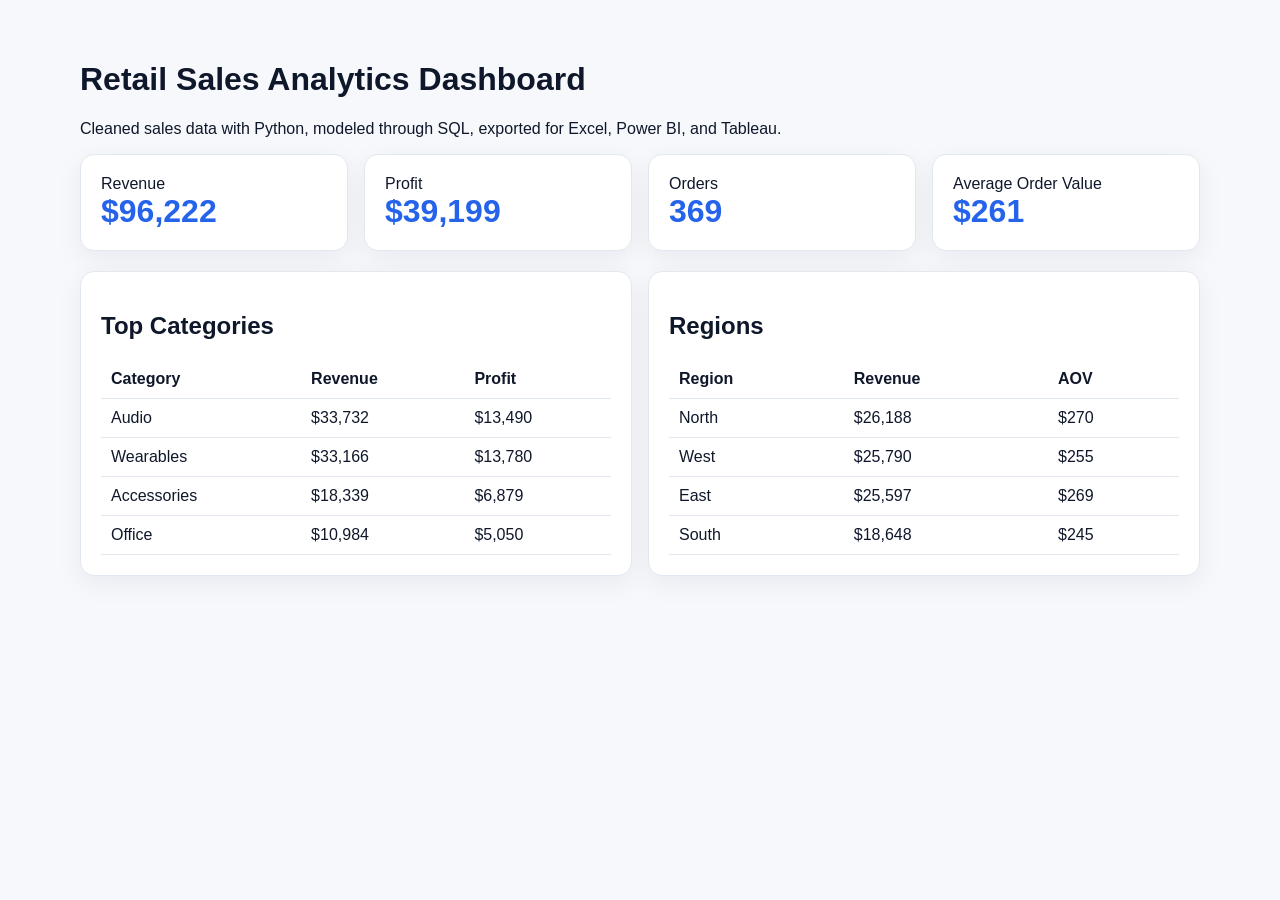
<file: github_projects/data-analysis-retail-dashboard/dashboard/index.html>
<!doctype html>
<html lang="en">
<head>
  <meta charset="utf-8">
  <meta name="viewport" content="width=device-width, initial-scale=1">
  <title>Retail Sales Analytics Dashboard</title>
  <style>
    body { margin: 0; font-family: Arial, sans-serif; background: #f6f8fc; color: #0f172a; }
    main { max-width: 1120px; margin: 0 auto; padding: 40px 20px; }
    .grid { display: grid; grid-template-columns: repeat(auto-fit, minmax(220px, 1fr)); gap: 16px; }
    .card { background: white; border: 1px solid #e2e8f0; border-radius: 14px; padding: 20px; box-shadow: 0 8px 28px rgba(15, 23, 42, .06); }
    .metric { font-size: 32px; font-weight: 800; color: #2563eb; }
    table { width: 100%; border-collapse: collapse; }
    th, td { padding: 10px; border-bottom: 1px solid #e2e8f0; text-align: left; }
  </style>
</head>
<body>
  <main>
    <h1>Retail Sales Analytics Dashboard</h1>
    <p>Cleaned sales data with Python, modeled through SQL, exported for Excel, Power BI, and Tableau.</p>
    <section class="grid">
      <div class="card"><span>Revenue</span><div class="metric">$96,222</div></div>
      <div class="card"><span>Profit</span><div class="metric">$39,199</div></div>
      <div class="card"><span>Orders</span><div class="metric">369</div></div>
      <div class="card"><span>Average Order Value</span><div class="metric">$261</div></div>
    </section>
    <section class="grid" style="margin-top: 20px;">
      <div class="card">
        <h2>Top Categories</h2>
        <table><tr><th>Category</th><th>Revenue</th><th>Profit</th></tr>
          <tr><td>Audio</td><td>$33,732</td><td>$13,490</td></tr><tr><td>Wearables</td><td>$33,166</td><td>$13,780</td></tr><tr><td>Accessories</td><td>$18,339</td><td>$6,879</td></tr><tr><td>Office</td><td>$10,984</td><td>$5,050</td></tr>
        </table>
      </div>
      <div class="card">
        <h2>Regions</h2>
        <table><tr><th>Region</th><th>Revenue</th><th>AOV</th></tr>
          <tr><td>North</td><td>$26,188</td><td>$270</td></tr><tr><td>West</td><td>$25,790</td><td>$255</td></tr><tr><td>East</td><td>$25,597</td><td>$269</td></tr><tr><td>South</td><td>$18,648</td><td>$245</td></tr>
        </table>
      </div>
    </section>
  </main>
</body>
</html>
</file>
<file: assets/css/variables.css>
:root {
  color-scheme: light;

  --primary: #2563eb;
  --primary-light: #3b82f6;
  --primary-dark: #1d4ed8;
  --secondary: #0f172a;
  --accent: #0ea5e9;
  --accent-2: #14b8a6;
  --success: #10b981;
  --warning: #f59e0b;
  --danger: #ef4444;

  --page-bg: #f6f8fc;
  --page-bg-alt: #edf4fb;
  --background: #f6f8fc;
  --surface: rgba(255, 255, 255, 0.82);
  --surface-strong: #ffffff;
  --surface-muted: #eff4fa;
  --surface-2: #eff4fa;

  --text-primary: #0f172a;
  --text-secondary: #475569;
  --text-muted: #64748b;
  --text-light: #94a3b8;
  --text: #0f172a;

  --border-color: rgba(15, 23, 42, 0.08);
  --border: rgba(15, 23, 42, 0.08);

  --gradient-primary: linear-gradient(135deg, #2563eb 0%, #0ea5e9 52%, #14b8a6 100%);
  --gradient-hero: radial-gradient(circle at top left, rgba(37, 99, 235, 0.22), transparent 35%), radial-gradient(circle at top right, rgba(20, 184, 166, 0.18), transparent 32%), linear-gradient(180deg, rgba(255, 255, 255, 0.9), rgba(255, 255, 255, 0.65));
  --gradient-dark: linear-gradient(135deg, #020617 0%, #0f172a 100%);
  --gradient-success: linear-gradient(135deg, #10b981 0%, #34d399 100%);

  --font-heading: "Space Grotesk", "Segoe UI", sans-serif;
  --font-body: "Plus Jakarta Sans", "Segoe UI", sans-serif;
  --heading-font: var(--font-heading);
  --body-font: var(--font-body);

  --fs-xs: 0.75rem;
  --fs-sm: 0.875rem;
  --fs-md: 1rem;
  --fs-lg: 1.125rem;
  --fs-xl: 1.25rem;
  --fs-2xl: 1.5rem;
  --fs-3xl: 2rem;
  --fs-4xl: 2.75rem;
  --fs-5xl: 3.6rem;

  --fw-light: 300;
  --fw-normal: 400;
  --fw-medium: 500;
  --fw-semibold: 600;
  --fw-bold: 700;
  --fw-extra-bold: 800;

  --space-1: 0.25rem;
  --space-2: 0.5rem;
  --space-3: 0.75rem;
  --space-4: 1rem;
  --space-5: 1.25rem;
  --space-6: 1.5rem;
  --space-7: 2rem;
  --space-8: 2.5rem;
  --space-9: 3rem;
  --space-10: 4rem;
  --space-11: 5rem;
  --space-12: 6rem;

  --radius-sm: 0.75rem;
  --radius-md: 1rem;
  --radius-lg: 1.35rem;
  --radius-xl: 1.85rem;
  --radius-circle: 50%;
  --radius-pill: 999px;

  --shadow-sm: 0 6px 20px rgba(15, 23, 42, 0.06);
  --shadow-md: 0 14px 35px rgba(15, 23, 42, 0.1);
  --shadow-lg: 0 24px 70px rgba(15, 23, 42, 0.14);
  --shadow-primary: 0 20px 50px rgba(37, 99, 235, 0.22);

  --glass-bg: rgba(255, 255, 255, 0.68);
  --glass-border: rgba(255, 255, 255, 0.34);
  --blur: blur(18px) saturate(1.12);

  --transition-fast: 0.15s ease;
  --transition: 0.26s ease;
  --transition-slow: 0.42s ease;

  --container-width: 1240px;
  --navbar-height: 84px;
  --section-padding: clamp(4.5rem, 8vw, 7rem);

  --z-dropdown: 1000;
  --z-sticky: 1020;
  --z-fixed: 1030;
  --z-modal: 1050;
  --z-loader: 9999;
}

html[data-theme="dark"] {
  color-scheme: dark;

  --page-bg: #020617;
  --page-bg-alt: #0f172a;
  --background: #020617;
  --surface: rgba(15, 23, 42, 0.74);
  --surface-strong: #0f172a;
  --surface-muted: #111827;
  --surface-2: #111827;

  --text-primary: #e2e8f0;
  --text-secondary: #cbd5e1;
  --text-muted: #94a3b8;
  --text-light: #64748b;
  --text: #e2e8f0;

  --border-color: rgba(148, 163, 184, 0.12);
  --border: rgba(148, 163, 184, 0.12);

  --glass-bg: rgba(15, 23, 42, 0.72);
  --glass-border: rgba(255, 255, 255, 0.1);
  --gradient-hero: radial-gradient(circle at top left, rgba(37, 99, 235, 0.18), transparent 35%), radial-gradient(circle at top right, rgba(20, 184, 166, 0.16), transparent 32%), linear-gradient(180deg, rgba(15, 23, 42, 0.96), rgba(2, 6, 23, 0.85));

  --shadow-sm: 0 8px 20px rgba(2, 6, 23, 0.18);
  --shadow-md: 0 16px 38px rgba(2, 6, 23, 0.26);
  --shadow-lg: 0 28px 72px rgba(2, 6, 23, 0.34);
  --shadow-primary: 0 20px 50px rgba(37, 99, 235, 0.26);
}

@media (max-width: 992px) {
  :root {
    --fs-5xl: 3rem;
    --fs-4xl: 2.3rem;
    --section-padding: 5.25rem;
  }
}

@media (max-width: 768px) {
  :root {
    --fs-5xl: 2.5rem;
    --fs-4xl: 2rem;
    --fs-3xl: 1.75rem;
    --section-padding: 4.5rem;
  }
}

@media (max-width: 576px) {
  :root {
    --fs-5xl: 2.15rem;
    --fs-4xl: 1.8rem;
    --fs-3xl: 1.5rem;
    --section-padding: 4rem;
  }
}
</file>
<file: assets/css/utilities.css>
/*==================================================
  UTILITIES
==================================================*/

.skip-link {
  position: absolute;
  left: 1rem;
  top: 1rem;
  z-index: var(--z-fixed);
  padding: 0.85rem 1.1rem;
  border-radius: var(--radius-pill);
  background: var(--surface-strong);
  color: var(--text-primary);
  font-weight: var(--fw-bold);
  box-shadow: var(--shadow-md);
  transform: translateY(-200%);
  transition: transform var(--transition);
}

.skip-link:focus {
  transform: translateY(0);
}

.section {
  position: relative;
  padding: var(--section-padding) 0;
  scroll-margin-top: calc(var(--navbar-height) + 1rem);
}

.section--alt {
  background: linear-gradient(180deg, rgba(37, 99, 235, 0.03), rgba(20, 184, 166, 0.025));
}

.section-heading {
  display: grid;
  gap: var(--space-4);
  margin-bottom: clamp(1.75rem, 4vw, 3rem);
  max-width: 46rem;
}

.section-kicker {
  display: inline-flex;
  align-items: center;
  gap: 0.55rem;
  margin: 0;
  color: var(--primary);
  text-transform: uppercase;
  letter-spacing: 0.22em;
  font-size: 0.75rem;
  font-weight: var(--fw-bold);
}

.section-kicker::before {
  content: "";
  width: 2rem;
  height: 1px;
  border-radius: var(--radius-pill);
  background: var(--gradient-primary);
}

.section-title {
  margin: 0;
  font-family: var(--font-heading);
  font-size: var(--fs-4xl);
  line-height: 1.05;
  letter-spacing: 0;
  color: var(--text-primary);
}

.about-live-title {
  text-wrap: balance;
}

.live-word {
  display: inline-block;
  background: linear-gradient(90deg, var(--primary), var(--accent), var(--accent-2), var(--primary));
  background-size: 220% auto;
  -webkit-background-clip: text;
  background-clip: text;
  color: transparent;
  animation: liveTextFlow 5.5s ease-in-out infinite;
}

.live-word--accent {
  animation-delay: 1.1s;
}

.section-subtitle {
  margin: 0;
  max-width: 64ch;
  font-size: 1.05rem;
  color: var(--text-secondary);
}

.glass-card,
.soft-card {
  border-radius: var(--radius-xl);
}

.glass-card {
  background: var(--glass-bg);
  border: 1px solid var(--glass-border);
  backdrop-filter: var(--blur);
  -webkit-backdrop-filter: var(--blur);
  box-shadow: var(--shadow-sm);
}

.soft-card {
  background: var(--surface-strong);
  border: 1px solid var(--border-color);
  box-shadow: var(--shadow-sm);
}

.btn-primary-gradient,
.btn-outline-ghost {
  border-radius: var(--radius-pill);
  font-weight: var(--fw-bold);
  letter-spacing: 0;
  padding: 0.95rem 1.5rem;
  transition:
    transform var(--transition),
    box-shadow var(--transition),
    background-color var(--transition),
    color var(--transition),
    border-color var(--transition);
}

.btn-primary-gradient {
  border: 0;
  background: var(--gradient-primary);
  color: #ffffff;
  box-shadow: var(--shadow-primary);
}

.btn-primary-gradient:hover,
.btn-primary-gradient:focus-visible {
  color: #ffffff;
  transform: translateY(-2px);
  box-shadow: 0 22px 55px rgba(37, 99, 235, 0.28);
}

.btn-outline-ghost {
  border: 1px solid var(--border-color);
  background: rgba(255, 255, 255, 0.32);
  color: var(--text-primary);
}

.btn-outline-ghost:hover,
.btn-outline-ghost:focus-visible {
  color: var(--text-primary);
  background: var(--surface-strong);
  border-color: rgba(37, 99, 235, 0.18);
  transform: translateY(-2px);
}

.badge-soft {
  display: inline-flex;
  align-items: center;
  gap: 0.35rem;
  padding: 0.52rem 0.85rem;
  border-radius: var(--radius-pill);
  border: 1px solid rgba(37, 99, 235, 0.08);
  background: rgba(37, 99, 235, 0.08);
  color: var(--primary);
  font-size: 0.85rem;
  font-weight: var(--fw-bold);
  line-height: 1;
  transition: transform var(--transition-fast), background-color var(--transition-fast), color var(--transition-fast);
}

.badge-soft:hover {
  transform: translateY(-1px);
  background: rgba(37, 99, 235, 0.12);
}

.stack {
  display: grid;
  gap: var(--space-4);
}

.flow > * + * {
  margin-top: var(--space-4);
}

.cluster {
  display: flex;
  flex-wrap: wrap;
  gap: var(--space-3);
  align-items: center;
}

.list-clean {
  list-style: none;
  margin: 0;
  padding: 0;
}

.icon-badge {
  width: 3rem;
  height: 3rem;
  display: grid;
  place-items: center;
  border-radius: 1rem;
  background: rgba(37, 99, 235, 0.12);
  color: var(--primary);
  font-size: 1.1rem;
  box-shadow: inset 0 1px 0 rgba(255, 255, 255, 0.3);
}

.contact-icon {
  width: 2.75rem;
  height: 2.75rem;
  display: grid;
  place-items: center;
  flex: 0 0 auto;
  border-radius: 0.95rem;
  background: rgba(37, 99, 235, 0.12);
  color: var(--primary);
}

.form-note {
  font-size: 0.95rem;
  color: var(--text-muted);
}

.text-gradient {
  background: var(--gradient-primary);
  -webkit-background-clip: text;
  background-clip: text;
  color: transparent;
}
</file>
<file: assets/css/style.css>
/*==================================================
  BASE STYLES
==================================================*/

*,
*::before,
*::after {
  box-sizing: border-box;
}

html {
  scroll-behavior: smooth;
}

body {
  position: relative;
  min-height: 100vh;
  margin: 0;
  overflow-x: hidden;
  isolation: isolate;
  font-family: var(--font-body);
  background: var(--gradient-hero);
  background-color: var(--page-bg);
  color: var(--text-primary);
  line-height: 1.7;
  text-rendering: optimizeLegibility;
  -webkit-font-smoothing: antialiased;
}

body::before,
body::after {
  content: "";
  position: fixed;
  z-index: -1;
  pointer-events: none;
  border-radius: 50%;
  filter: blur(18px);
}

body::before {
  top: -8rem;
  right: -6rem;
  width: 28rem;
  height: 28rem;
  background: radial-gradient(circle, rgba(37, 99, 235, 0.12), transparent 70%);
}

body::after {
  bottom: -10rem;
  left: -8rem;
  width: 32rem;
  height: 32rem;
  background: radial-gradient(circle, rgba(20, 184, 166, 0.12), transparent 70%);
}

main {
  position: relative;
  z-index: 1;
}

img {
  display: block;
  max-width: 100%;
}

a {
  color: inherit;
  text-decoration: none;
  transition: color var(--transition), background-color var(--transition), border-color var(--transition), transform var(--transition);
}

a:hover {
  color: inherit;
}

button,
input,
textarea,
select {
  font: inherit;
}

::selection {
  background: rgba(37, 99, 235, 0.16);
  color: var(--text-primary);
}

:focus-visible {
  outline: 3px solid rgba(37, 99, 235, 0.35);
  outline-offset: 3px;
}

#loader {
  display: none;
}

/*==================================================
  NAVIGATION
==================================================*/

.navbar-glass {
  min-height: var(--navbar-height);
  background: rgba(255, 255, 255, 0.64);
  border-bottom: 1px solid rgba(255, 255, 255, 0.34);
  backdrop-filter: var(--blur);
  -webkit-backdrop-filter: var(--blur);
  box-shadow: 0 10px 30px rgba(15, 23, 42, 0.06);
}

.navbar-glass.is-scrolled {
  min-height: 72px;
  background: rgba(255, 255, 255, 0.82);
  box-shadow: 0 16px 40px rgba(15, 23, 42, 0.1);
}

.navbar-brand {
  display: inline-flex;
  align-items: center;
  gap: 0.85rem;
  padding: 0;
  font-family: var(--font-heading);
  font-size: 1.05rem;
  font-weight: var(--fw-bold);
  letter-spacing: 0;
  color: var(--text-primary);
}

.navbar-brand:hover {
  color: var(--text-primary);
}

.brand-mark {
  display: grid;
  place-items: center;
  width: 2.7rem;
  height: 2.7rem;
  border-radius: 1rem;
  background: var(--gradient-primary);
  color: #ffffff;
  font-size: 0.95rem;
  box-shadow: var(--shadow-primary);
}

.navbar-nav .nav-link {
  position: relative;
  padding: 0.72rem 0.95rem;
  border-radius: var(--radius-pill);
  color: var(--text-secondary);
  font-weight: var(--fw-semibold);
}

.navbar-nav .nav-link:hover,
.navbar-nav .nav-link:focus-visible,
.navbar-nav .nav-link.active {
  color: var(--text-primary);
  background: rgba(37, 99, 235, 0.08);
}

.navbar-toggler {
  width: 2.8rem;
  height: 2.8rem;
  display: grid;
  place-items: center;
  padding: 0;
  border: 1px solid var(--border-color);
  border-radius: 0.95rem;
  background: var(--surface);
  color: var(--text-primary);
  box-shadow: var(--shadow-sm);
}

.navbar-toggler:focus-visible {
  box-shadow: 0 0 0 0.25rem rgba(37, 99, 235, 0.14);
}

.navbar-collapse {
  justify-content: space-between;
}

.nav-actions {
  margin-left: auto;
}

.theme-toggle {
  width: 2.8rem;
  height: 2.8rem;
  padding: 0;
  border: 1px solid var(--border-color);
  border-radius: 0.95rem;
  background: var(--surface);
  color: var(--text-primary);
  box-shadow: var(--shadow-sm);
}

.theme-toggle:hover {
  transform: translateY(-1px);
  background: var(--surface-strong);
}

/*==================================================
  HERO
==================================================*/

.hero-section {
  overflow: hidden;
  padding-top: calc(var(--section-padding) + 1rem);
}

.hero-section > .container {
  position: relative;
  z-index: 1;
}

.particle-canvas {
  position: absolute;
  inset: 0;
  z-index: 0;
  width: 100%;
  height: 100%;
  opacity: 0.75;
  pointer-events: none;
}

.hero-grid {
  display: grid;
  grid-template-columns: minmax(0, 1.05fr) minmax(320px, 0.95fr);
  gap: clamp(2rem, 5vw, 4.5rem);
  align-items: center;
}

.hero-copy {
  max-width: 40rem;
}

.hero-title {
  margin: 1rem 0 1.25rem;
  font-family: var(--font-heading);
  font-size: var(--fs-5xl);
  line-height: 0.96;
  letter-spacing: 0;
  color: var(--text-primary);
}

.hero-role {
  min-height: 2.1rem;
  margin: 0 0 1rem;
  color: var(--text-secondary);
  font-family: var(--font-heading);
  font-size: 1.25rem;
  font-weight: var(--fw-semibold);
}

.typewriter-text {
  position: relative;
  color: var(--primary);
}

.typewriter-text::after {
  content: "";
  display: inline-block;
  width: 2px;
  height: 1em;
  margin-left: 0.22rem;
  background: var(--accent-2);
  vertical-align: -0.12em;
}

.hero-lead {
  max-width: 34rem;
  margin: 0;
  font-size: var(--fs-lg);
  color: var(--text-secondary);
}

.hero-actions {
  display: flex;
  flex-wrap: wrap;
  gap: 0.9rem;
  margin-top: 2rem;
}

.hero-stats {
  display: grid;
  grid-template-columns: repeat(3, minmax(0, 1fr));
  gap: 0.85rem;
  max-width: 34rem;
  margin-top: 1.35rem;
}

.hero-stat {
  padding: 0.95rem;
  border: 1px solid var(--border-color);
  border-radius: var(--radius-lg);
  background: rgba(255, 255, 255, 0.42);
  backdrop-filter: var(--blur);
  -webkit-backdrop-filter: var(--blur);
}

.hero-stat strong {
  display: block;
  color: var(--text-primary);
  font-family: var(--font-heading);
  font-size: 1.45rem;
  line-height: 1;
}

.hero-stat span {
  display: block;
  margin-top: 0.3rem;
  color: var(--text-muted);
  font-size: 0.84rem;
  font-weight: var(--fw-semibold);
}

.hero-highlights {
  display: flex;
  flex-wrap: wrap;
  gap: 0.85rem 1.2rem;
  margin: 1.5rem 0 0;
  padding: 0;
  list-style: none;
  color: var(--text-secondary);
}

.hero-highlights li {
  display: inline-flex;
  align-items: center;
  gap: 0.5rem;
  font-weight: var(--fw-semibold);
}

.highlight-dot {
  width: 0.55rem;
  height: 0.55rem;
  border-radius: 50%;
  background: var(--accent-2);
  box-shadow: 0 0 0 0.35rem rgba(20, 184, 166, 0.12);
}

.hero-visual {
  position: relative;
  display: grid;
  place-items: center;
}

.hero-card {
  position: relative;
  width: min(100%, 29rem);
  padding: 1rem;
  overflow: hidden;
  box-shadow: var(--shadow-lg);
}

.hero-card::before {
  content: "";
  position: absolute;
  inset: auto -20% -25% auto;
  width: 12rem;
  height: 12rem;
  border-radius: 50%;
  background: radial-gradient(circle, rgba(20, 184, 166, 0.16), rgba(20, 184, 166, 0) 68%);
  pointer-events: none;
}

.hero-card__image {
  aspect-ratio: 4 / 5;
  overflow: hidden;
  border-radius: calc(var(--radius-xl) - 0.25rem);
  background: linear-gradient(145deg, rgba(37, 99, 235, 0.08), rgba(20, 184, 166, 0.08));
}

.hero-card__image img {
  width: 100%;
  height: 100%;
  object-fit: cover;
  object-position: center top;
}

.hero-card__body {
  padding: 1rem 0.35rem 0.25rem;
}

.hero-card__eyebrow {
  margin: 0 0 0.35rem;
  color: var(--text-muted);
  text-transform: uppercase;
  letter-spacing: 0.18em;
  font-size: 0.72rem;
  font-weight: var(--fw-bold);
}

.hero-card__body h2 {
  margin: 0;
  font-family: var(--font-heading);
  font-size: var(--fs-3xl);
  color: var(--text-primary);
}

.hero-card__body p {
  margin: 0.55rem 0 0;
  color: var(--text-secondary);
}

.hero-meta {
  display: flex;
  flex-wrap: wrap;
  gap: 0.55rem;
  margin-top: 1rem;
}

.hero-floating {
  position: absolute;
  width: min(16rem, 44vw);
  padding: 1rem 1.1rem;
  border-radius: var(--radius-lg);
}

.hero-floating strong {
  display: block;
  color: var(--text-primary);
  font-weight: var(--fw-bold);
  line-height: 1.45;
}

.hero-floating--top {
  top: 0.2rem;
  left: 0;
  transform: translate(-10%, -18%);
}

.hero-floating--bottom {
  right: 0;
  bottom: 10%;
  transform: translate(18%, 18%);
}

.floating-label {
  display: block;
  margin-bottom: 0.35rem;
  color: var(--text-muted);
  text-transform: uppercase;
  letter-spacing: 0.16em;
  font-size: 0.7rem;
  font-weight: var(--fw-bold);
}

/*==================================================
  ABOUT
==================================================*/

.about-grid {
  display: grid;
  grid-template-columns: minmax(0, 1fr) minmax(0, 1fr);
  gap: 1rem;
  align-items: stretch;
}

.about-card {
  padding: clamp(1.35rem, 3vw, 2rem);
}

.about-card h3 {
  margin: 0;
  font-family: var(--font-heading);
  font-size: 1.35rem;
  color: var(--text-primary);
}

.about-card p {
  margin: 0;
  color: var(--text-secondary);
}

.about-card--stack {
  display: grid;
  gap: 1rem;
  padding: 0;
  background: transparent;
  border: 0;
  box-shadow: none;
}

.quality-item {
  display: flex;
  gap: 1rem;
  align-items: flex-start;
  padding: 1.25rem;
}

.quality-item h3 {
  margin: 0 0 0.35rem;
  font-family: var(--font-heading);
  font-size: 1.15rem;
  color: var(--text-primary);
}

.quality-item p {
  margin: 0;
}

.quality-icon {
  display: grid;
  place-items: center;
  flex: 0 0 auto;
  width: 3rem;
  height: 3rem;
  border-radius: 1rem;
  background: rgba(37, 99, 235, 0.1);
  color: var(--primary);
  font-size: 1.05rem;
}

/*==================================================
  TIMELINE
==================================================*/

.timeline {
  position: relative;
  display: grid;
  gap: 1rem;
}

.timeline::before {
  content: "";
  position: absolute;
  top: 0.5rem;
  bottom: 0.5rem;
  left: 1.45rem;
  width: 2px;
  background: linear-gradient(180deg, rgba(37, 99, 235, 0.28), rgba(20, 184, 166, 0.16), transparent);
}

.timeline-item {
  position: relative;
  padding: 1.35rem 1.35rem 1.35rem 4rem;
}

.timeline-item::before {
  content: "";
  position: absolute;
  top: 1.85rem;
  left: 1rem;
  width: 0.85rem;
  height: 0.85rem;
  border-radius: 50%;
  background: var(--gradient-primary);
  box-shadow: 0 0 0 0.35rem rgba(37, 99, 235, 0.1);
}

.timeline-date {
  margin: 0 0 0.35rem;
  color: var(--primary);
  text-transform: uppercase;
  letter-spacing: 0.18em;
  font-size: 0.75rem;
  font-weight: var(--fw-bold);
}

.timeline-item h3 {
  margin: 0;
  font-family: var(--font-heading);
  font-size: 1.35rem;
  color: var(--text-primary);
}

.timeline-item p {
  margin: 0.6rem 0 0;
  color: var(--text-secondary);
}

.timeline-meta {
  display: flex;
  flex-wrap: wrap;
  gap: 0.5rem;
  margin-top: 1rem;
}

/*==================================================
  CERTIFICATES
==================================================*/

.certificate-group {
  display: grid;
  gap: 1rem;
}

.certificate-group--spaced {
  margin-top: 2rem;
}

.certificate-group__header {
  display: flex;
  flex-wrap: wrap;
  align-items: center;
  justify-content: space-between;
  gap: 0.75rem;
}

.certificate-issuer {
  color: var(--text-primary);
  font-family: var(--font-heading);
  font-size: var(--fs-xl);
  font-weight: var(--fw-bold);
}

.certificates-grid {
  display: grid;
  grid-template-columns: repeat(3, minmax(0, 1fr));
  gap: 1rem;
}

.certificate-card {
  display: flex;
  gap: 1rem;
  align-items: flex-start;
  min-height: 100%;
  padding: 1.25rem;
}

.certificate-icon {
  display: grid;
  place-items: center;
  flex: 0 0 auto;
  width: 3rem;
  height: 3rem;
  border-radius: 1rem;
  background: rgba(16, 185, 129, 0.12);
  color: var(--success);
  font-size: 1.15rem;
}

.certificate-icon--pending {
  background: rgba(245, 158, 11, 0.12);
  color: var(--warning);
}

.certificate-body {
  display: grid;
  gap: 0.65rem;
}

.certificate-body h3 {
  margin: 0;
  color: var(--text-primary);
  font-family: var(--font-heading);
  font-size: 1.05rem;
  line-height: 1.35;
}

.certificate-body p {
  margin: 0;
  color: var(--text-secondary);
  font-size: 0.94rem;
  line-height: 1.6;
}

.certificate-link,
.certificate-status {
  display: inline-flex;
  align-items: center;
  gap: 0.45rem;
  width: max-content;
  max-width: 100%;
  font-size: 0.9rem;
  font-weight: var(--fw-bold);
}

.certificate-link {
  color: var(--primary);
}

.certificate-link:hover,
.certificate-link:focus-visible {
  color: var(--primary-dark);
  text-decoration: underline;
  text-underline-offset: 0.25rem;
}

.certificate-status {
  color: var(--text-muted);
}

/*==================================================
  SKILLS
==================================================*/

.skills-grid {
  display: grid;
  grid-template-columns: repeat(3, minmax(0, 1fr));
  gap: 1rem;
}

.skill-card {
  padding: 1.35rem;
}

.skill-card h3 {
  margin: 0;
  font-family: var(--font-heading);
  font-size: 1.3rem;
  color: var(--text-primary);
}

.skill-summary {
  margin: 0.45rem 0 0;
  color: var(--text-secondary);
  font-size: 0.95rem;
}

.skill-tags {
  display: flex;
  flex-wrap: wrap;
  gap: 0.65rem;
  margin: 1rem 0 0;
  padding: 0;
  list-style: none;
}

.skill-tags--enhanced {
  display: grid;
  gap: 0.75rem;
}

.skill-item {
  display: grid;
  grid-template-columns: minmax(8.5rem, max-content) 1fr;
  gap: 0.75rem;
  align-items: center;
}

.skill-meter {
  display: block;
  min-width: 7rem;
  height: 0.5rem;
  overflow: hidden;
  border-radius: var(--radius-pill);
  background: rgba(37, 99, 235, 0.1);
}

.skill-meter span {
  display: block;
  height: 100%;
  border-radius: inherit;
  background: var(--gradient-primary);
  transform-origin: left;
}

/*==================================================
  PROJECTS
==================================================*/

.projects-grid {
  display: grid;
  grid-template-columns: repeat(3, minmax(0, 1fr));
  gap: 1rem;
}

.project-card {
  display: flex;
  flex-direction: column;
  overflow: hidden;
}

.project-media {
  aspect-ratio: 16 / 10;
  overflow: hidden;
  background: linear-gradient(145deg, rgba(37, 99, 235, 0.08), rgba(20, 184, 166, 0.08));
}

.project-media img {
  width: 100%;
  height: 100%;
  object-fit: cover;
  transition: transform 0.55s ease;
}

.project-card:hover .project-media img {
  transform: scale(1.04);
}

.project-body {
  display: grid;
  gap: 0.95rem;
  padding: 1.35rem;
}

.project-head h3 {
  margin: 0 0 0.35rem;
  font-family: var(--font-heading);
  font-size: 1.35rem;
  color: var(--text-primary);
}

.project-head p {
  margin: 0;
  color: var(--text-secondary);
}

.project-tags {
  display: flex;
  flex-wrap: wrap;
  gap: 0.5rem;
}

.project-actions {
  display: flex;
  flex-wrap: wrap;
  gap: 0.75rem 1rem;
  align-items: center;
}

.project-link {
  display: inline-flex;
  align-items: center;
  gap: 0.4rem;
  color: var(--primary);
  font-size: 0.92rem;
  font-weight: var(--fw-bold);
}

.project-link:hover,
.project-link:focus-visible {
  color: var(--primary-dark);
  text-decoration: underline;
  text-underline-offset: 0.25rem;
}

/*==================================================
  CONTACT
==================================================*/

.contact-grid {
  display: grid;
  grid-template-columns: minmax(0, 0.9fr) minmax(0, 1.1fr);
  gap: 1rem;
  align-items: start;
}

.contact-card {
  padding: 1.35rem;
}

.contact-card h3 {
  margin: 0;
  font-family: var(--font-heading);
  font-size: 1.35rem;
  color: var(--text-primary);
}

.contact-card > p {
  margin: 0.75rem 0 0;
  color: var(--text-secondary);
}

.contact-list {
  display: grid;
  gap: 1rem;
  margin: 1.5rem 0 0;
  padding: 0;
  list-style: none;
}

.contact-list li {
  display: flex;
  align-items: flex-start;
  gap: 1rem;
}

.contact-list strong {
  display: block;
  color: var(--text-primary);
  font-size: 1rem;
}

.contact-list p {
  margin: 0.25rem 0 0;
  color: var(--text-secondary);
}

.form-label {
  font-weight: var(--fw-semibold);
  color: var(--text-primary);
}

.form-control,
.form-select {
  min-height: 3.25rem;
  padding: 0.85rem 1rem;
  border: 1px solid var(--border-color);
  border-radius: 0.95rem;
  background: var(--surface-strong);
  color: var(--text-primary);
  box-shadow: none;
}

textarea.form-control {
  min-height: 150px;
  resize: vertical;
}

.form-control::placeholder {
  color: var(--text-muted);
}

.form-control:focus,
.form-select:focus {
  border-color: rgba(37, 99, 235, 0.45);
  background: var(--surface-strong);
  color: var(--text-primary);
  box-shadow: 0 0 0 0.25rem rgba(37, 99, 235, 0.12);
}

.form-control.is-invalid {
  border-color: rgba(239, 68, 68, 0.85);
  box-shadow: 0 0 0 0.18rem rgba(239, 68, 68, 0.12);
}

.form-control.is-valid {
  border-color: rgba(16, 185, 129, 0.75);
}

.form-status {
  min-height: 1.5rem;
  color: var(--text-muted);
  font-size: 0.95rem;
}

.form-status.is-error {
  color: var(--danger);
}

.form-status.is-success {
  color: var(--success);
}

/*==================================================
  FOOTER
==================================================*/

.site-footer {
  padding: 0 0 2rem;
}

.footer-inner {
  display: flex;
  flex-wrap: wrap;
  justify-content: space-between;
  align-items: center;
  gap: 1rem;
  padding-top: 1.5rem;
  border-top: 1px solid var(--border-color);
}

.footer-brand {
  display: grid;
  gap: 0.75rem;
  max-width: 26rem;
}

.footer-brand .navbar-brand {
  padding: 0;
}

.footer-brand p {
  margin: 0;
  color: var(--text-secondary);
}

.footer-links {
  display: flex;
  flex-wrap: wrap;
  gap: 1rem;
}

.footer-links a {
  color: var(--text-secondary);
  font-weight: var(--fw-semibold);
}

.footer-links a:hover {
  color: var(--text-primary);
}

.footer-copy {
  margin: 0;
  color: var(--text-muted);
  font-size: 0.95rem;
}

/*==================================================
  SCROLL TO TOP
==================================================*/

#scrollTop {
  position: fixed;
  right: 1rem;
  bottom: 1rem;
  z-index: var(--z-fixed);
  display: grid;
  place-items: center;
  width: 3rem;
  height: 3rem;
  border: 0;
  border-radius: 50%;
  background: var(--gradient-primary);
  color: #ffffff;
  box-shadow: var(--shadow-primary);
  opacity: 0;
  visibility: hidden;
  transform: translateY(12px);
  transition:
    opacity var(--transition),
    visibility var(--transition),
    transform var(--transition),
    box-shadow var(--transition);
}

#scrollTop:hover {
  transform: translateY(-2px);
  box-shadow: 0 24px 55px rgba(37, 99, 235, 0.3);
}

#scrollTop.is-visible {
  opacity: 1;
  visibility: visible;
  transform: translateY(0);
}
</file>
<file: assets/css/animations.css>
/*==================================================
  ANIMATIONS
==================================================*/

@keyframes fadeUp {
  from {
    opacity: 0;
    transform: translateY(1.25rem);
  }

  to {
    opacity: 1;
    transform: translateY(0);
  }
}

@keyframes fadeIn {
  from {
    opacity: 0;
  }

  to {
    opacity: 1;
  }
}

@keyframes floaty {
  0%,
  100% {
    transform: translateY(0);
  }

  50% {
    transform: translateY(-8px);
  }
}

@keyframes softPulse {
  0%,
  100% {
    box-shadow: var(--shadow-sm);
  }

  50% {
    box-shadow: var(--shadow-md);
  }
}

@keyframes shimmer {
  0% {
    background-position: -120% 0;
  }

  100% {
    background-position: 120% 0;
  }
}

@keyframes caretBlink {
  0%,
  45% {
    opacity: 1;
  }

  46%,
  100% {
    opacity: 0;
  }
}

@keyframes liveTextFlow {
  0%,
  100% {
    background-position: 0% 50%;
    text-shadow: 0 0 0 rgba(37, 99, 235, 0);
  }

  50% {
    background-position: 100% 50%;
    text-shadow: 0 0 22px rgba(20, 184, 166, 0.2);
  }
}

html.js [data-reveal] {
  opacity: 0;
  transform: translateY(1.25rem);
  filter: blur(6px);
  transition:
    opacity 0.75s ease,
    transform 0.75s ease,
    filter 0.75s ease;
  transition-delay: var(--reveal-delay, 0ms);
}

html.js [data-reveal].is-visible {
  opacity: 1;
  transform: translateY(0);
  filter: blur(0);
}

.animate-fade-up {
  animation: fadeUp 0.75s ease both;
}

.animate-fade-in {
  animation: fadeIn 0.75s ease both;
}

.animate-float {
  animation: floaty 8s ease-in-out infinite;
}

.animate-pulse {
  animation: softPulse 6s ease-in-out infinite;
}

.hero-card {
  animation: floaty 10s ease-in-out infinite;
}

.hero-floating {
  animation: fadeIn 0.8s ease both;
}

.hero-floating--top {
  animation-delay: 0.12s;
}

.hero-floating--bottom {
  animation-delay: 0.22s;
}

.typewriter-text::after {
  animation: caretBlink 0.95s steps(1) infinite;
}

@media (prefers-reduced-motion: reduce) {
  html {
    scroll-behavior: auto;
  }

  *,
  *::before,
  *::after {
    animation-duration: 0.01ms !important;
    animation-iteration-count: 1 !important;
    transition-duration: 0.01ms !important;
    scroll-behavior: auto !important;
  }

  html.js [data-reveal] {
    opacity: 1;
    transform: none;
    filter: none;
  }
}
</file>
<file: assets/css/responsive.css>
/*==================================================
  RESPONSIVE RULES
==================================================*/

@media (max-width: 1199.98px) {
  .hero-grid {
    gap: 3rem;
  }

  .projects-grid,
  .skills-grid,
  .certificates-grid {
    grid-template-columns: repeat(2, minmax(0, 1fr));
  }
}

@media (max-width: 991.98px) {
  body {
    padding-top: calc(var(--navbar-height) - 8px);
  }

  .navbar-collapse {
    margin-top: 1rem;
    padding: 1rem;
    border: 1px solid var(--border-color);
    border-radius: var(--radius-xl);
    background: var(--surface);
    box-shadow: var(--shadow-md);
  }

  .navbar-nav {
    align-items: stretch;
    width: 100%;
  }

  .nav-actions {
    width: 100%;
    margin-left: 0;
  }

  .nav-actions .btn,
  .nav-actions .theme-toggle {
    width: 100%;
  }

  .hero-grid,
  .about-grid,
  .contact-grid {
    grid-template-columns: 1fr;
  }

  .hero-visual {
    gap: 1rem;
  }

  .hero-floating--top,
  .hero-floating--bottom {
    position: static;
    width: 100%;
    transform: none;
  }

  .hero-floating--bottom {
    margin-top: 1rem;
  }

  .skills-grid,
  .projects-grid,
  .certificates-grid {
    grid-template-columns: 1fr;
  }
}

@media (max-width: 767.98px) {
  .hero-section {
    padding-top: 4.5rem;
  }

  .hero-title {
    line-height: 1;
  }

  .hero-stats {
    grid-template-columns: 1fr;
  }

  .hero-actions,
  .footer-links {
    width: 100%;
  }

  .hero-actions .btn {
    flex: 1 1 100%;
  }

  .timeline::before {
    left: 1.2rem;
  }

  .timeline-item {
    padding-left: 3rem;
  }

  .timeline-item::before {
    left: 0.75rem;
  }

  .quality-item {
    padding: 1rem;
  }

  .certificate-card {
    padding: 1rem;
  }

  .footer-inner {
    flex-direction: column;
    align-items: flex-start;
    text-align: left;
  }
}

@media (max-width: 575.98px) {
  body {
    padding-top: 4.75rem;
  }

  .navbar-brand {
    font-size: 1rem;
  }

  .brand-mark {
    width: 2.45rem;
    height: 2.45rem;
  }

  .section-title {
    font-size: var(--fs-4xl);
  }

  .hero-title {
    font-size: var(--fs-5xl);
  }

  .hero-lead,
  .section-subtitle,
  .contact-card > p,
  .footer-brand p,
  .footer-copy {
    font-size: 0.98rem;
  }

  .hero-actions,
  .contact-grid .btn,
  .nav-actions .btn {
    width: 100%;
  }

  .contact-list li {
    gap: 0.8rem;
  }

  .contact-card,
  .about-card,
  .skill-card,
  .project-body,
  .timeline-item,
  .certificate-card {
    padding: 1.1rem;
  }

  .certificate-card {
    flex-direction: column;
  }

  .certificate-link,
  .certificate-status {
    width: 100%;
  }

  .skill-item {
    grid-template-columns: 1fr;
  }

  .skill-meter {
    width: 100%;
  }

  .timeline-item {
    padding-left: 2.8rem;
  }

  .timeline::before {
    left: 1.05rem;
  }

  .timeline-item::before {
    left: 0.6rem;
    top: 1.6rem;
  }

  .footer-links {
    gap: 0.75rem 1rem;
  }
}
</file>
<file: assets/css/dark-mode.css>
/*==================================================
  DARK MODE
==================================================*/

html[data-theme="dark"] body {
  background-color: var(--page-bg);
}

html[data-theme="dark"] body::before {
  background: radial-gradient(circle, rgba(37, 99, 235, 0.18), transparent 70%);
}

html[data-theme="dark"] body::after {
  background: radial-gradient(circle, rgba(20, 184, 166, 0.14), transparent 70%);
}

html[data-theme="dark"] .navbar-glass {
  background: rgba(2, 6, 23, 0.72);
  border-bottom-color: rgba(148, 163, 184, 0.12);
  box-shadow: 0 10px 30px rgba(2, 6, 23, 0.34);
}

html[data-theme="dark"] .navbar-glass.is-scrolled {
  background: rgba(2, 6, 23, 0.88);
  box-shadow: 0 18px 42px rgba(2, 6, 23, 0.42);
}

html[data-theme="dark"] .navbar-collapse {
  background: transparent;
  border-color: transparent;
  box-shadow: none;
}

html[data-theme="dark"] .navbar-nav .nav-link:hover,
html[data-theme="dark"] .navbar-nav .nav-link:focus-visible,
html[data-theme="dark"] .navbar-nav .nav-link.active {
  background: transparent;
  color: #7dd3fc;
}

html[data-theme="dark"] .brand-mark {
  box-shadow: 0 18px 42px rgba(37, 99, 235, 0.22);
}

html[data-theme="dark"] .glass-card,
html[data-theme="dark"] .soft-card,
html[data-theme="dark"] .theme-toggle,
html[data-theme="dark"] .navbar-toggler {
  background: rgba(15, 23, 42, 0.78);
  border-color: rgba(148, 163, 184, 0.12);
}

html[data-theme="dark"] .section--alt {
  background: linear-gradient(180deg, rgba(37, 99, 235, 0.04), rgba(20, 184, 166, 0.03));
}

html[data-theme="dark"] .badge-soft {
  background: rgba(14, 165, 233, 0.12);
  border-color: rgba(14, 165, 233, 0.12);
  color: #7dd3fc;
}

html[data-theme="dark"] .btn-outline-ghost {
  background: rgba(15, 23, 42, 0.65);
  color: var(--text-primary);
}

html[data-theme="dark"] .btn-outline-ghost:hover,
html[data-theme="dark"] .btn-outline-ghost:focus-visible {
  background: rgba(15, 23, 42, 0.9);
}

html[data-theme="dark"] .hero-card__image,
html[data-theme="dark"] .project-media {
  background: linear-gradient(145deg, rgba(37, 99, 235, 0.12), rgba(20, 184, 166, 0.12));
}

html[data-theme="dark"] .hero-stat {
  background: rgba(15, 23, 42, 0.6);
  border-color: rgba(148, 163, 184, 0.12);
}

html[data-theme="dark"] .skill-meter {
  background: rgba(125, 211, 252, 0.12);
}

html[data-theme="dark"] .certificate-icon {
  background: rgba(16, 185, 129, 0.14);
  color: #6ee7b7;
}

html[data-theme="dark"] .certificate-icon--pending {
  background: rgba(245, 158, 11, 0.14);
  color: #fbbf24;
}

html[data-theme="dark"] .certificate-link {
  color: #7dd3fc;
}

html[data-theme="dark"] .certificate-link:hover,
html[data-theme="dark"] .certificate-link:focus-visible {
  color: #bae6fd;
}

html[data-theme="dark"] .contact-icon,
html[data-theme="dark"] .quality-icon {
  background: rgba(14, 165, 233, 0.12);
  color: #7dd3fc;
}

html[data-theme="dark"] .form-control,
html[data-theme="dark"] .form-select {
  background: rgba(2, 6, 23, 0.45);
  border-color: rgba(148, 163, 184, 0.14);
  color: var(--text-primary);
}

html[data-theme="dark"] .form-control::placeholder {
  color: var(--text-muted);
}

html[data-theme="dark"] .form-control:focus,
html[data-theme="dark"] .form-select:focus {
  background: rgba(2, 6, 23, 0.6);
}

html[data-theme="dark"] .footer-links a:hover {
  color: #ffffff;
}

html[data-theme="dark"] #scrollTop {
  box-shadow: 0 18px 45px rgba(37, 99, 235, 0.3);
}
</file>
